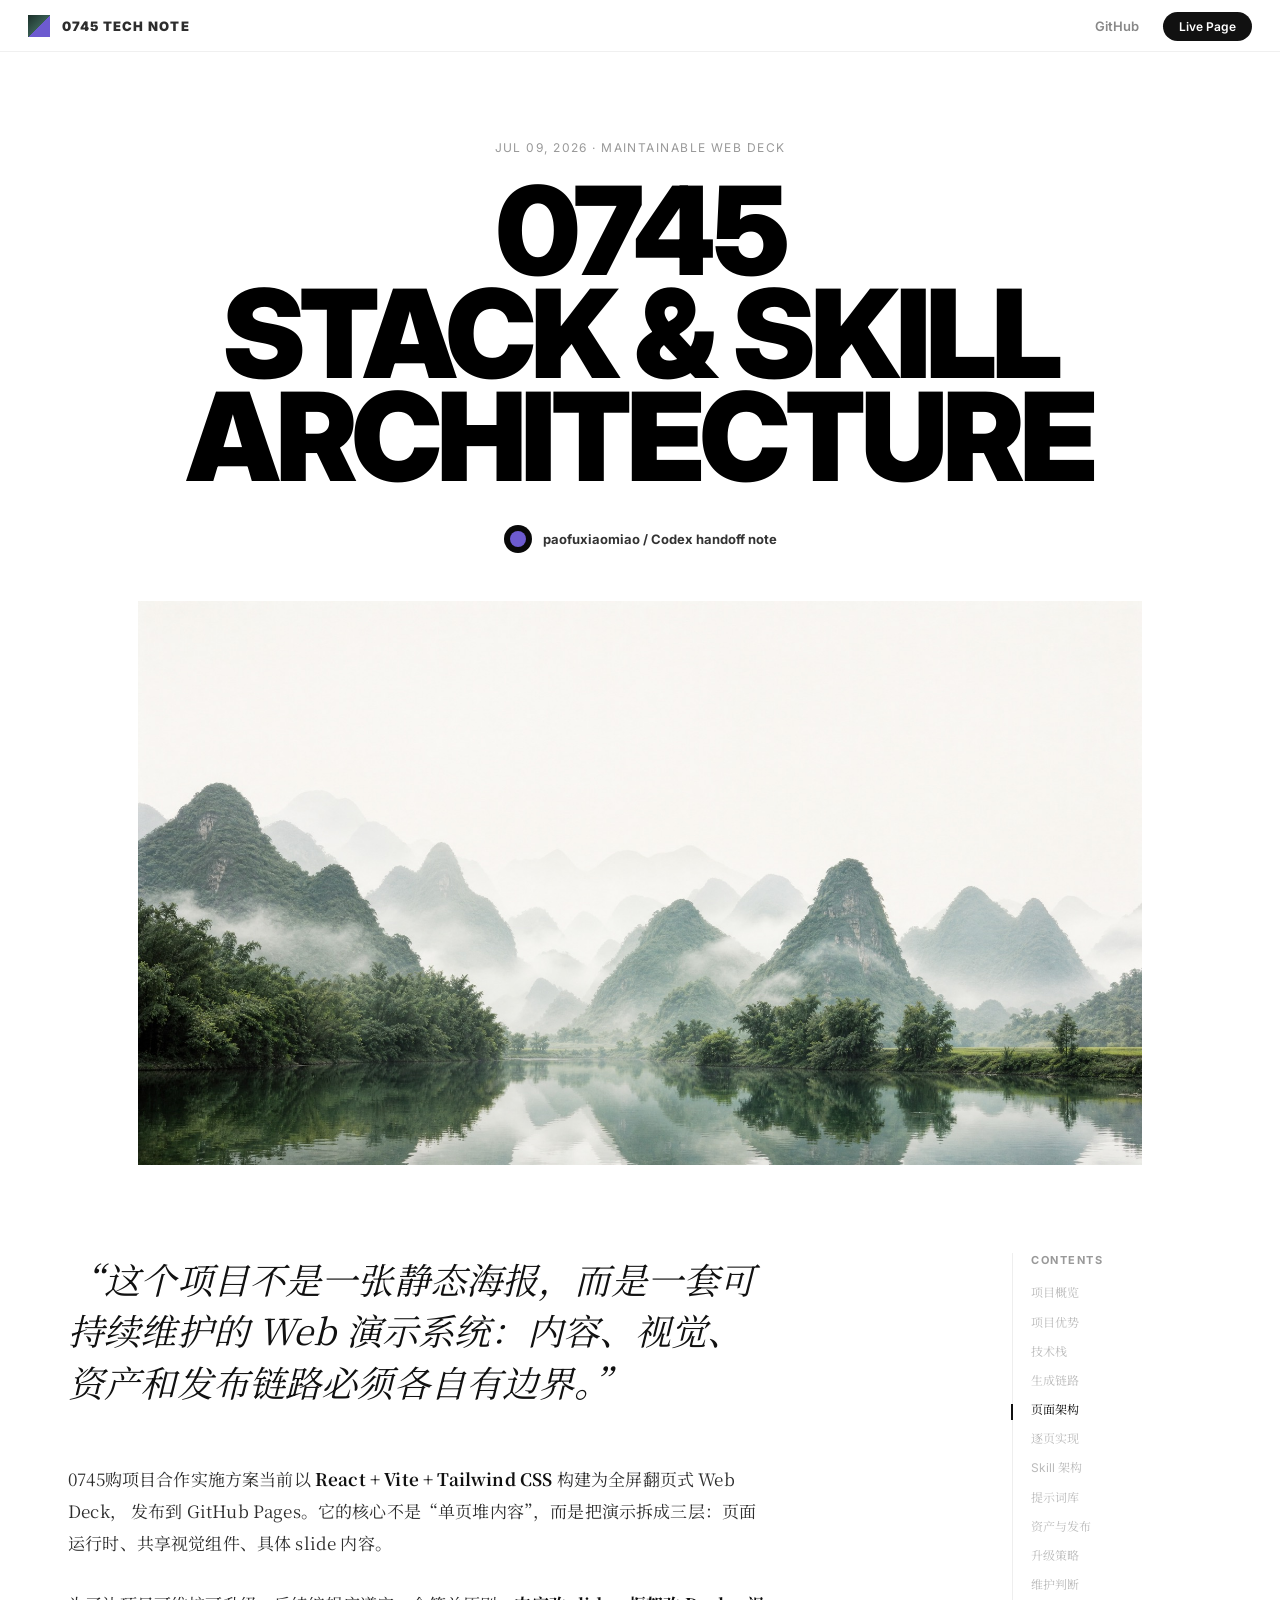
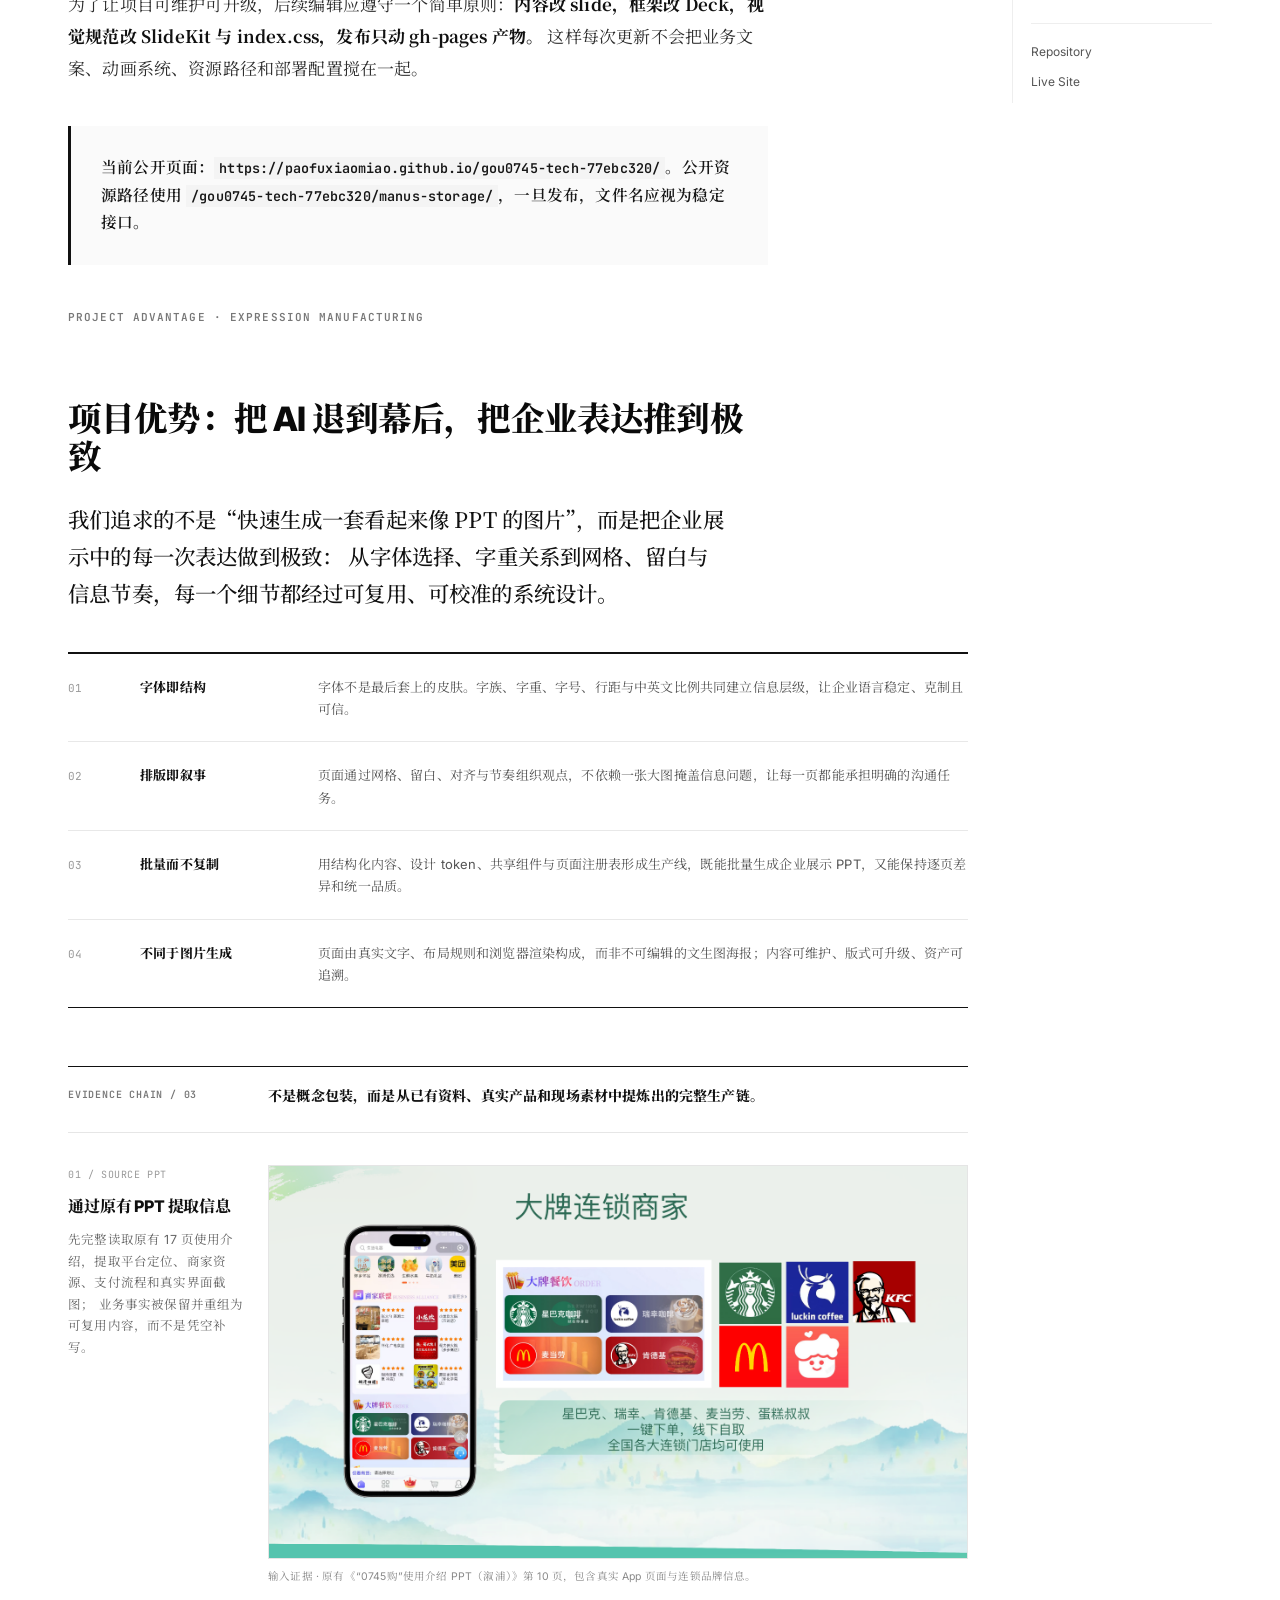
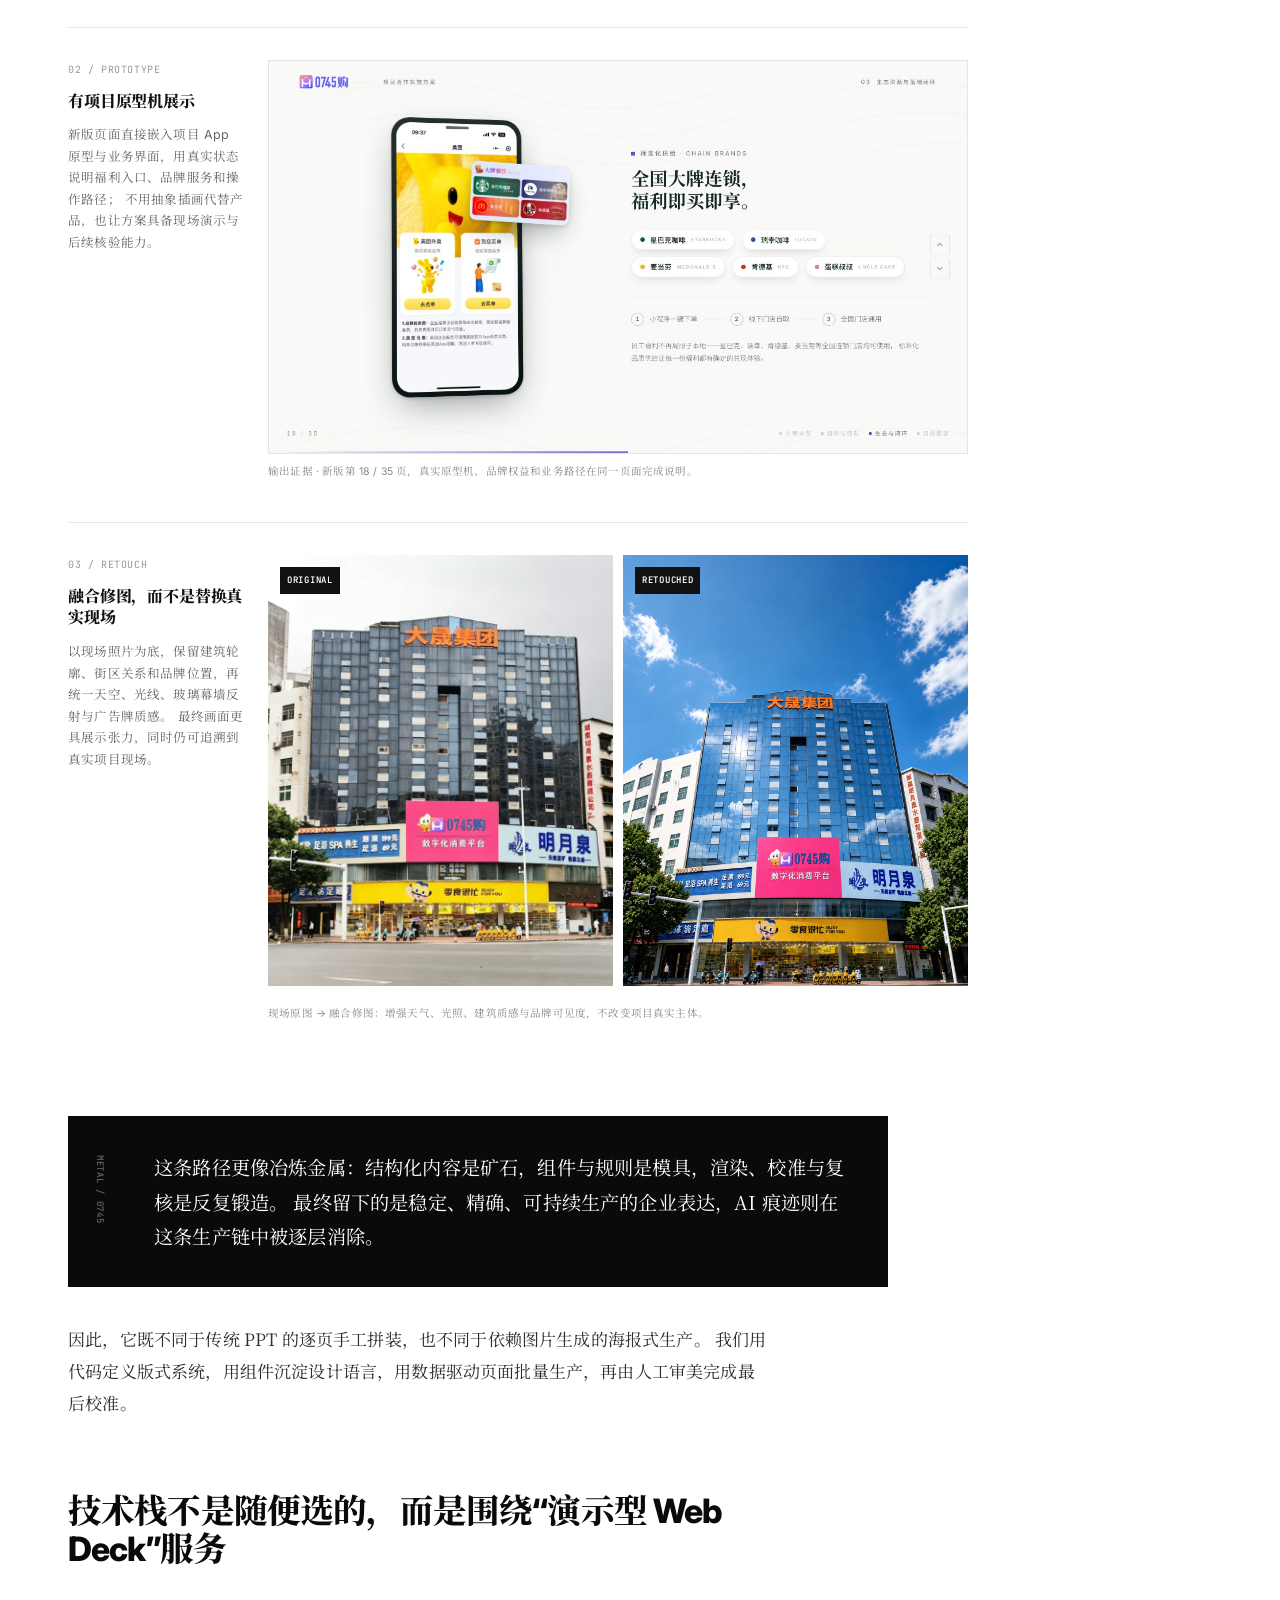
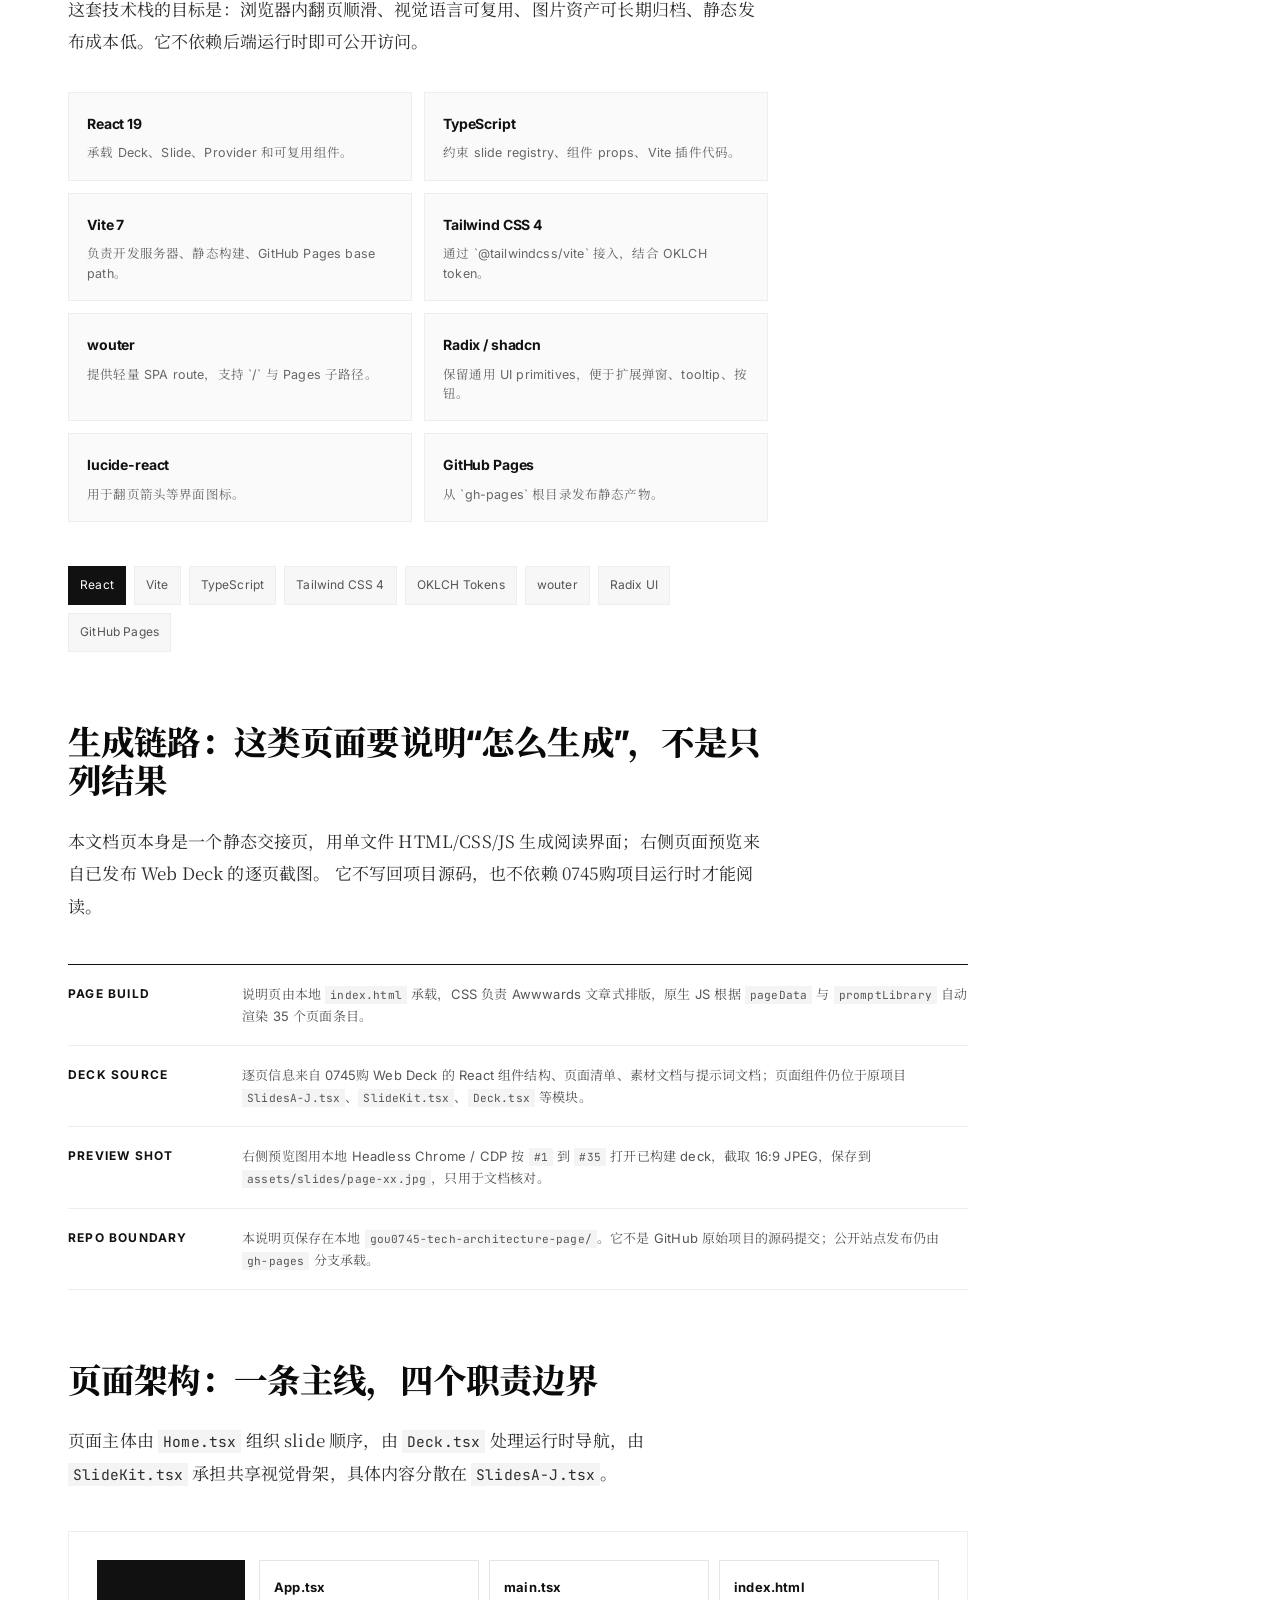
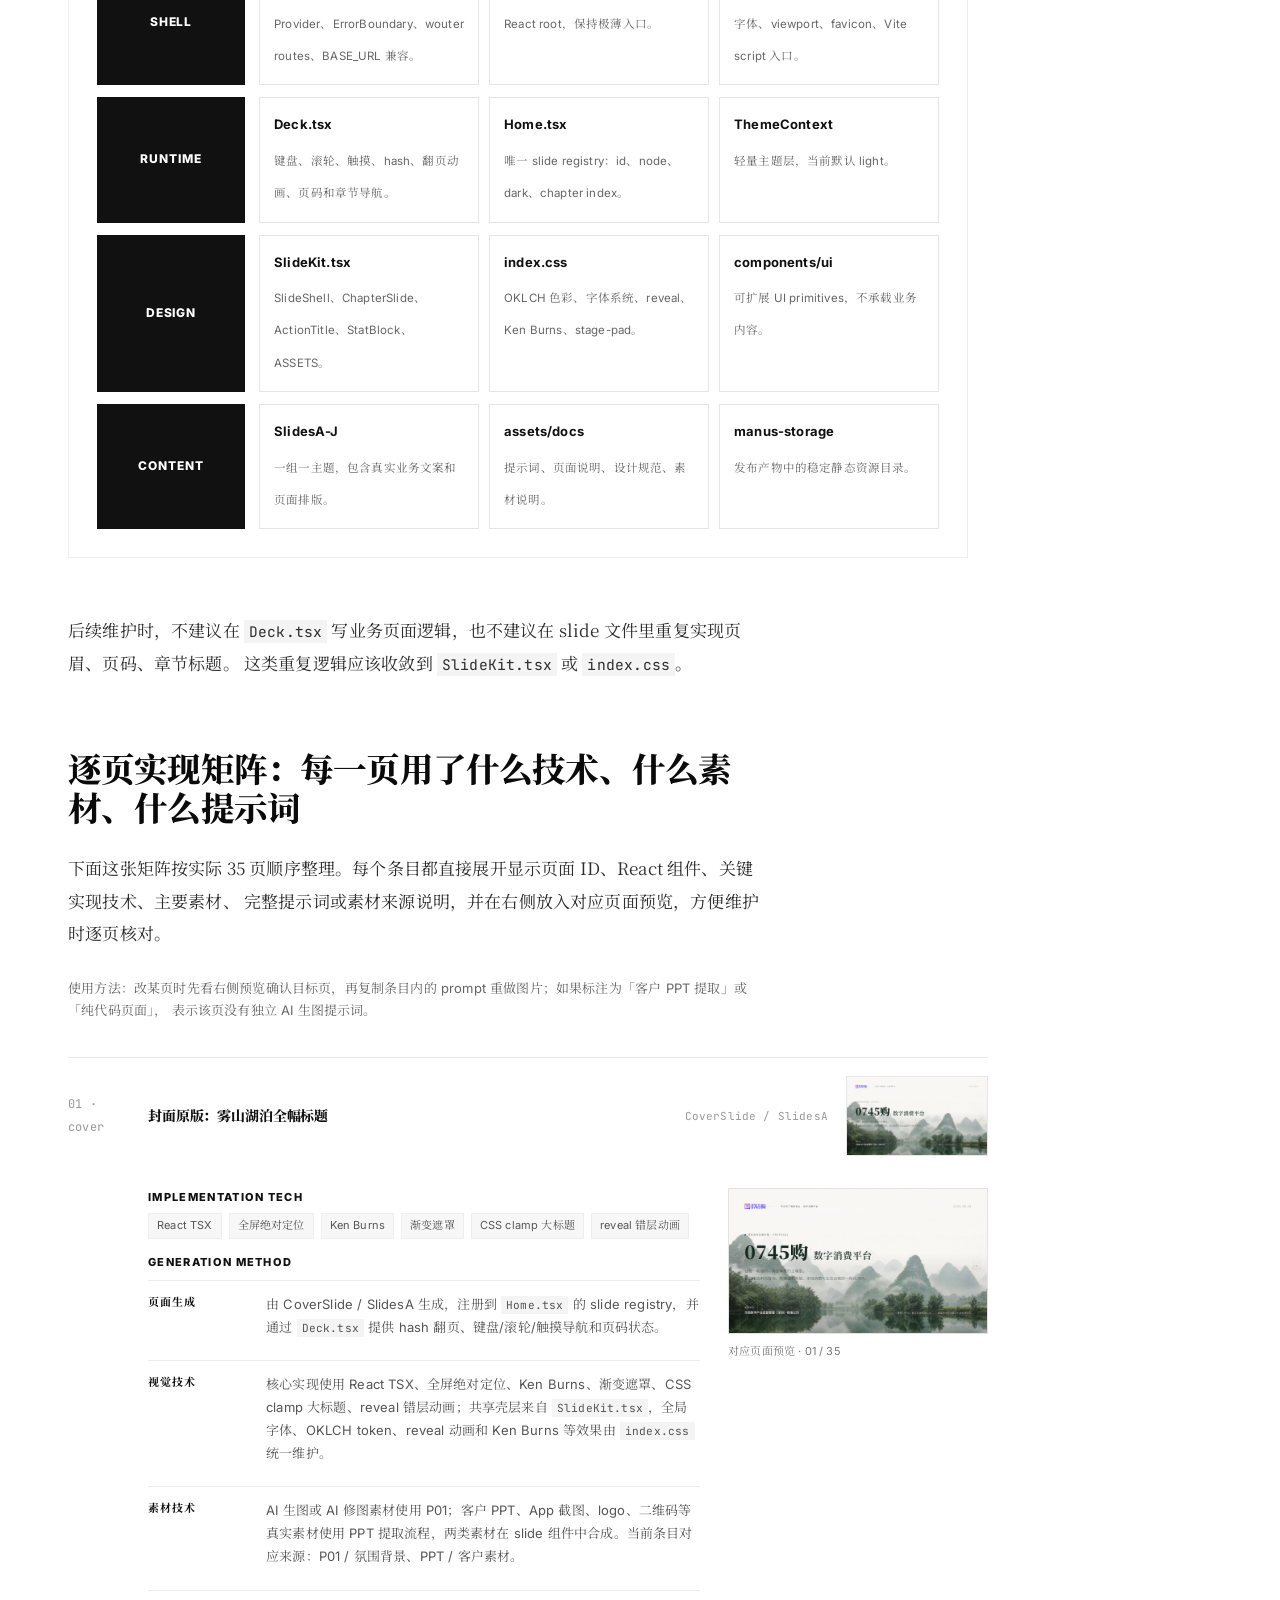
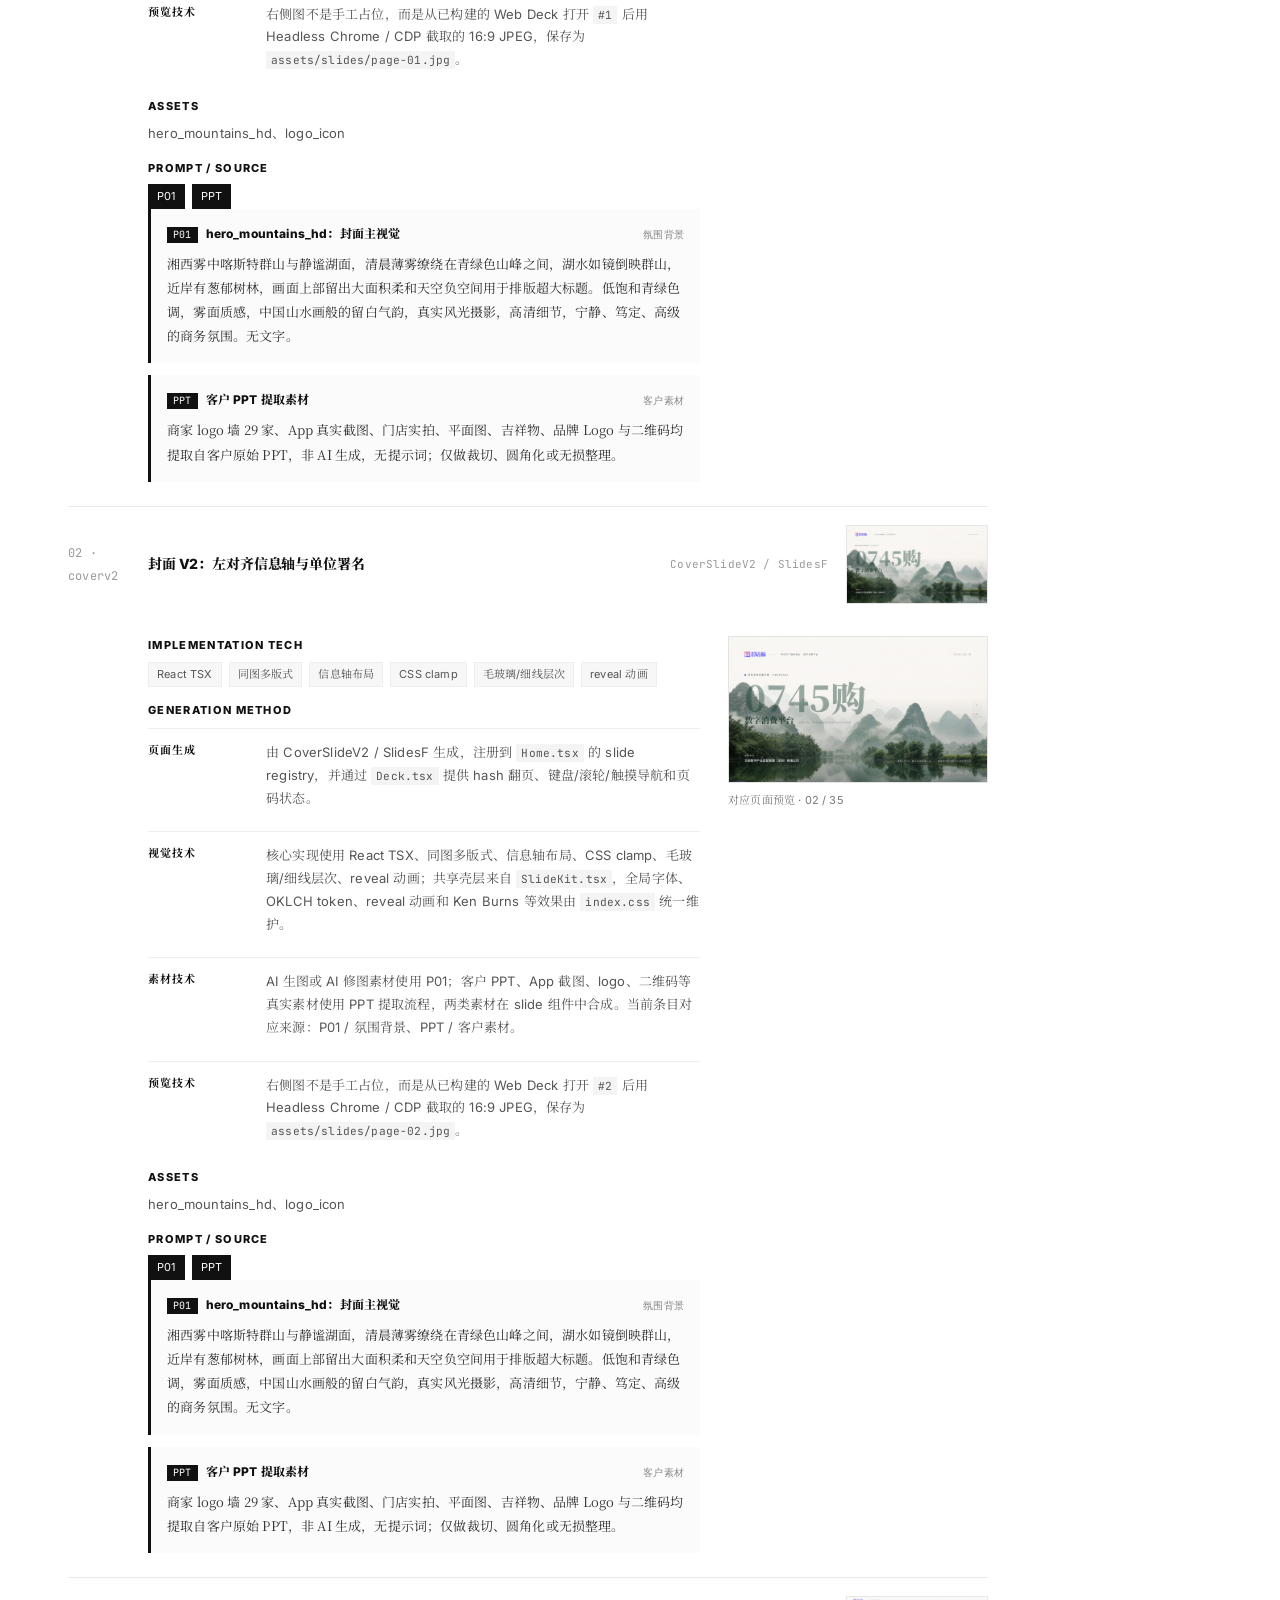
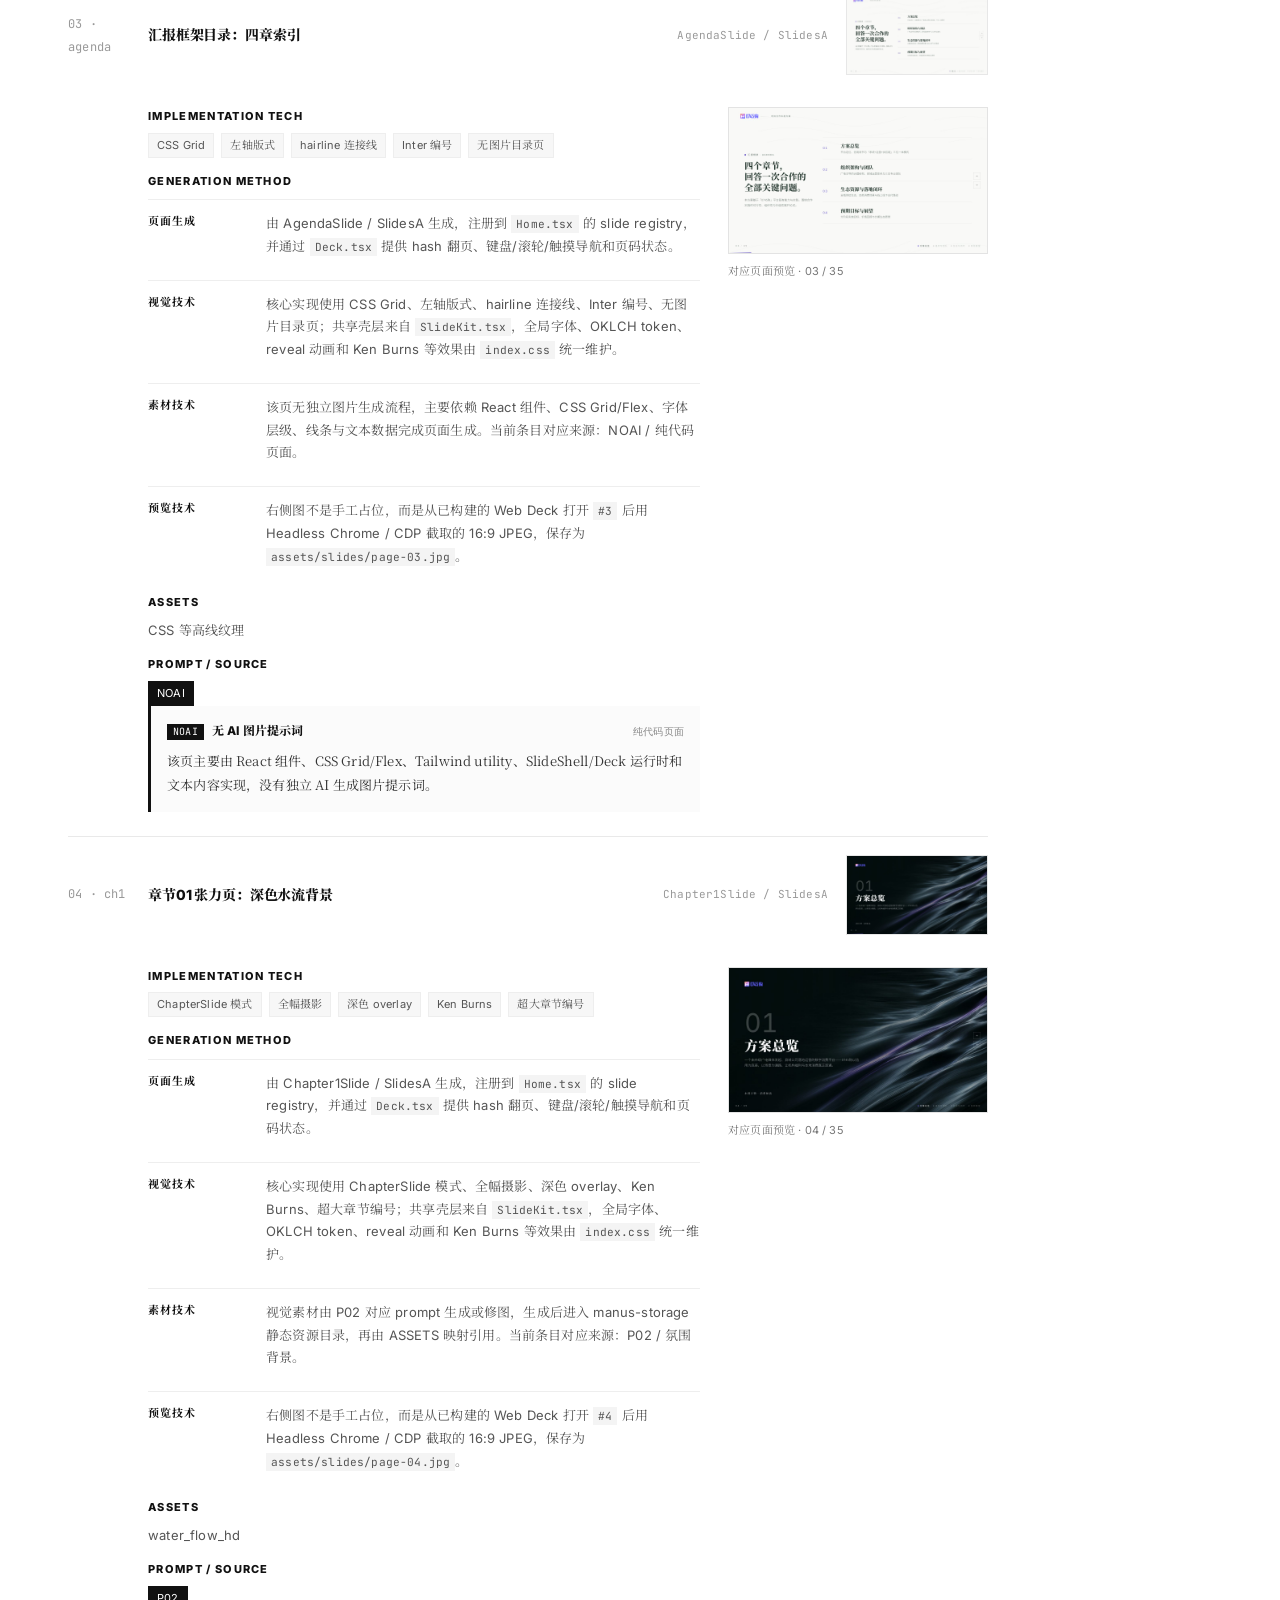
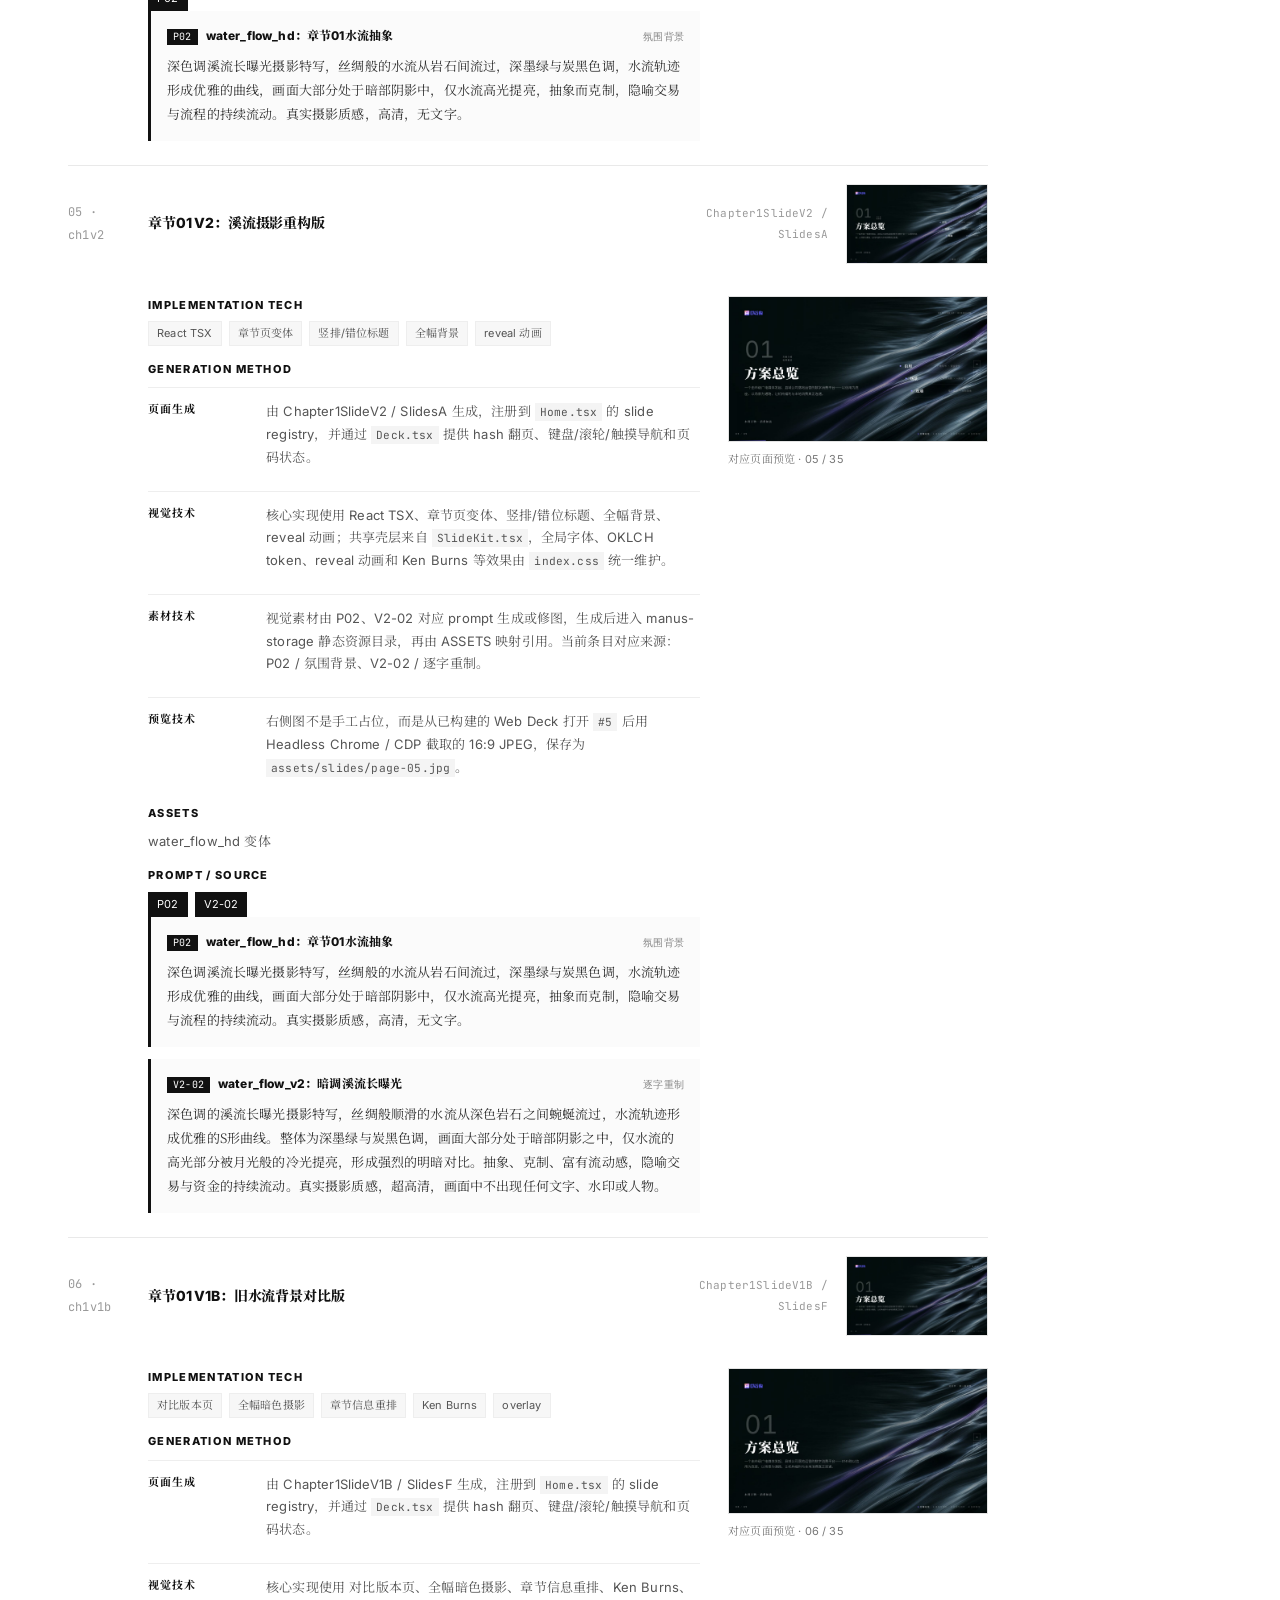
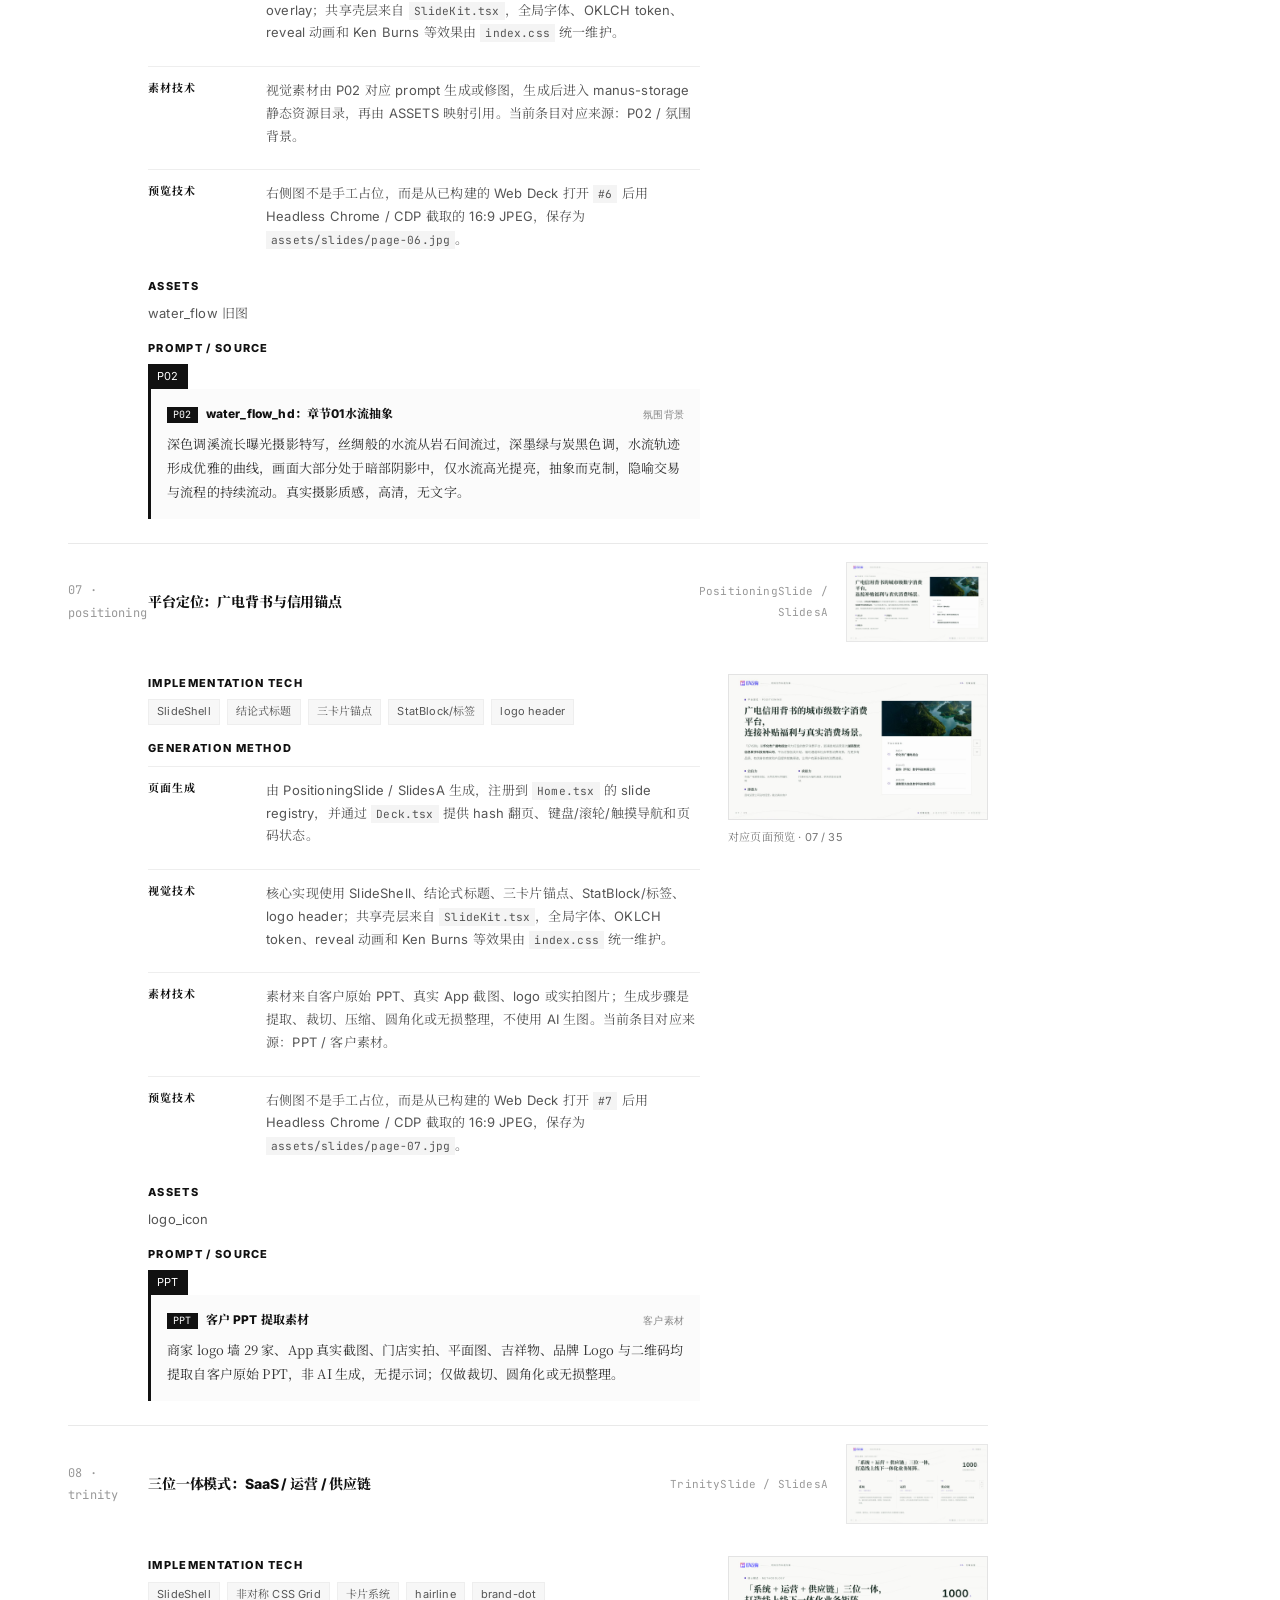
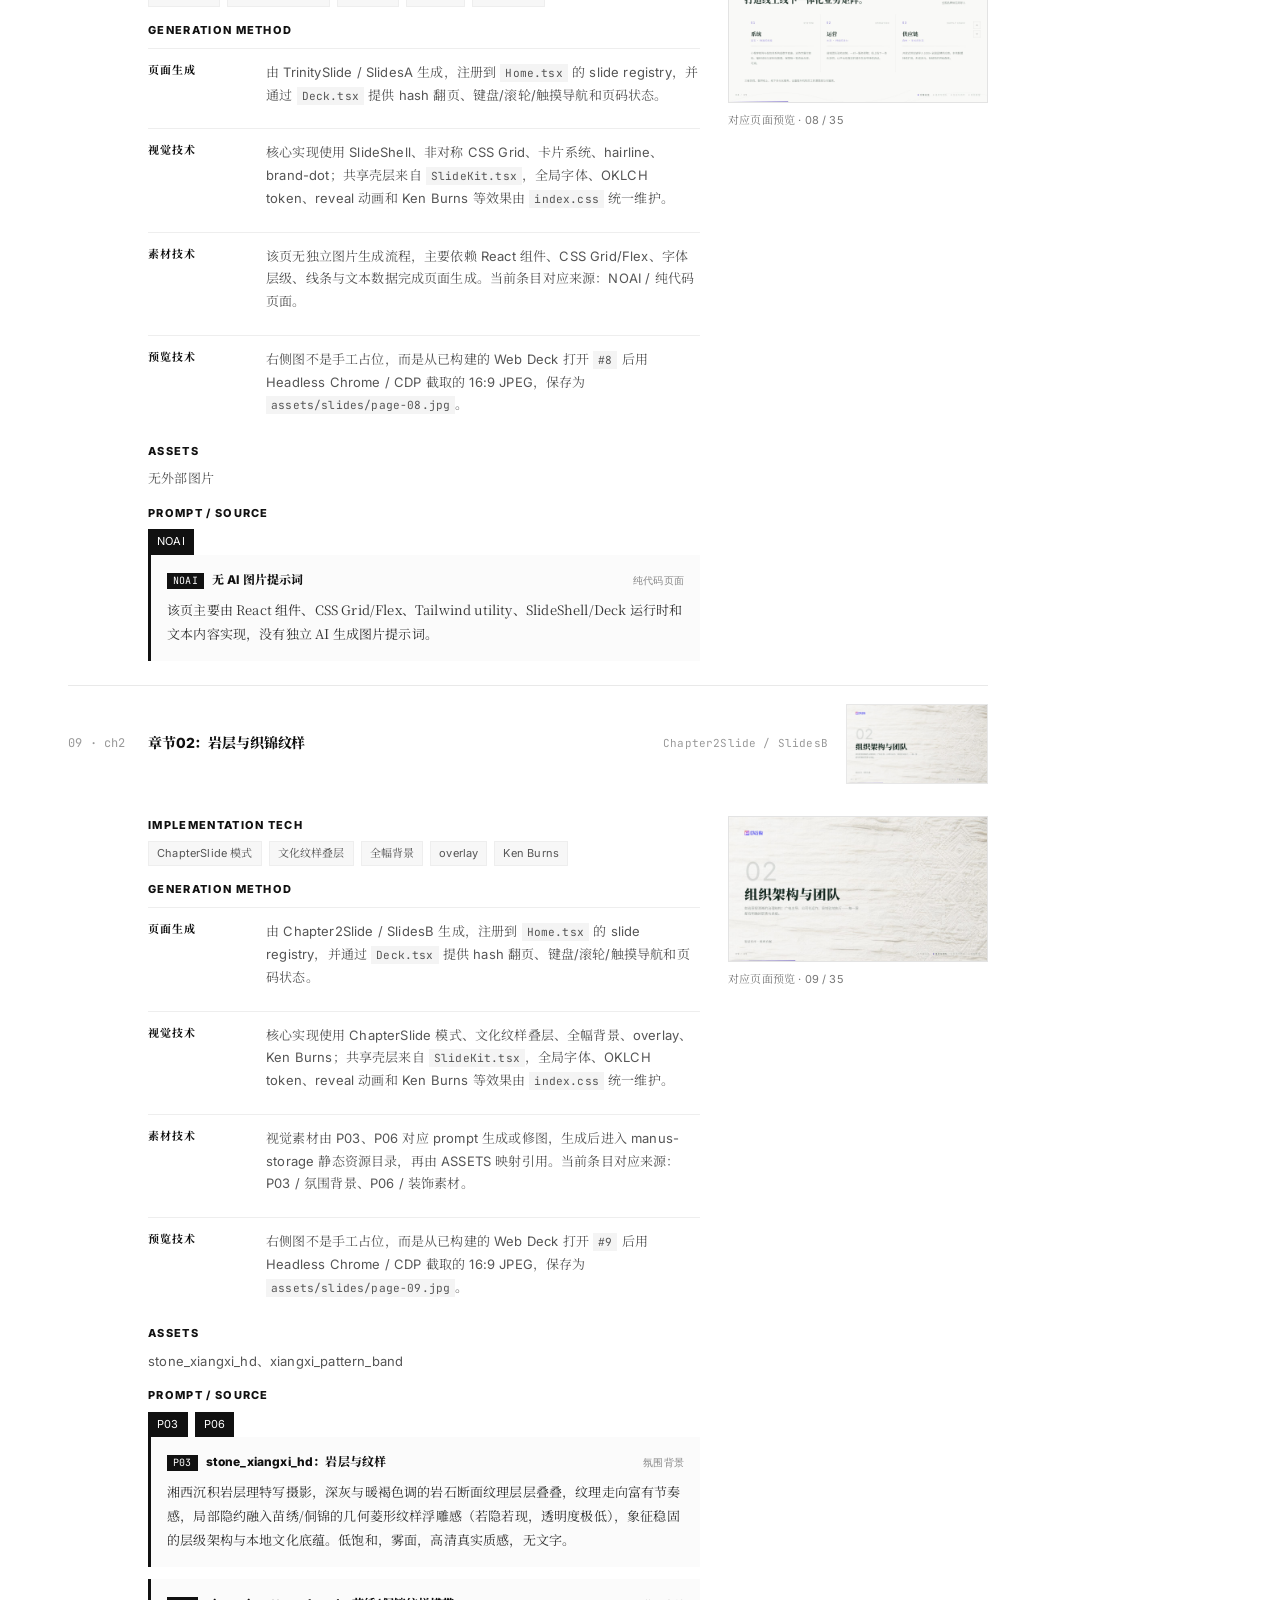
<file: tech-architecture/index.html>
<!doctype html>
<html lang="zh-CN">
  <head>
    <meta charset="UTF-8" />
    <meta name="viewport" content="width=device-width, initial-scale=1.0" />
    <title>0745购页面技术栈与Skill架构</title>
    <meta
      name="description"
      content="0745购项目合作实施方案页面的技术栈、前端架构、Skill资源结构、资产发布与升级维护说明。" />
    <link rel="preconnect" href="https://fonts.googleapis.com" />
    <link rel="preconnect" href="https://fonts.gstatic.com" crossorigin />
    <link
      href="https://fonts.googleapis.com/css2?family=Noto+Serif+SC:wght@400;500;600;700&family=Inter:wght@400;500;600;700;800;900&family=JetBrains+Mono:wght@400;500;600&display=swap"
      rel="stylesheet" />
    <style>
      :root {
        --bg: #ffffff;
        --ink: #090909;
        --body: #2d2d2d;
        --muted: #888;
        --faint: #bbb;
        --line: #eee;
        --soft: #f7f7f7;
        --soft-2: #fafafa;
        --dark: #0a0a0a;
        --violet: #6d5bd0;
        --pine: #1b2f29;
        --serif: "Noto Serif SC", Georgia, serif;
        --sans: "Inter", "Noto Serif SC", sans-serif;
        --mono: "JetBrains Mono", monospace;
      }

      * {
        box-sizing: border-box;
      }

      html {
        scroll-behavior: smooth;
      }

      body {
        margin: 0;
        background: var(--bg);
        color: var(--body);
        font-family: var(--serif);
        -webkit-font-smoothing: antialiased;
        text-rendering: optimizeLegibility;
      }

      a {
        color: inherit;
        text-decoration: none;
      }

      img {
        display: block;
        max-width: 100%;
      }

      ::selection {
        background: var(--ink);
        color: white;
      }

      .site-header {
        position: sticky;
        top: 0;
        z-index: 50;
        height: 52px;
        border-bottom: 1px solid #f0f0f0;
        background: rgb(255 255 255 / 0.98);
        backdrop-filter: blur(8px);
      }

      .nav-inner {
        height: 52px;
        max-width: 1400px;
        margin: 0 auto;
        padding: 0 28px;
        display: flex;
        align-items: center;
        justify-content: space-between;
      }

      .brand {
        display: flex;
        align-items: center;
        gap: 12px;
        font-family: var(--sans);
        font-size: 13px;
        font-weight: 900;
        letter-spacing: 0.08em;
        text-transform: uppercase;
      }

      .brand-mark {
        width: 22px;
        height: 22px;
        background:
          linear-gradient(135deg, var(--pine), #395f54 52%, var(--violet) 52%),
          var(--ink);
      }

      .nav-links {
        display: flex;
        align-items: center;
        gap: 24px;
        font-family: var(--sans);
        font-size: 13px;
        font-weight: 600;
      }

      .nav-links a:first-child {
        color: var(--muted);
      }

      .nav-links a:first-child:hover {
        color: var(--ink);
      }

      .pill-link {
        padding: 7px 16px;
        border-radius: 999px;
        background: #111;
        color: white;
        font-size: 12px;
      }

      .article-head {
        max-width: 1400px;
        margin: 0 auto;
        padding: 88px 28px 48px;
        text-align: center;
      }

      .date {
        margin: 0 0 24px;
        font-family: var(--sans);
        font-size: 12px;
        letter-spacing: 0.12em;
        color: #999;
        text-transform: uppercase;
      }

      h1 {
        margin: 0;
        color: #000;
        font-family: var(--sans);
        font-size: clamp(3.6rem, 9.6vw, 8.8rem);
        font-weight: 900;
        letter-spacing: -0.04em;
        line-height: 0.84;
        text-transform: uppercase;
      }

      .author {
        margin-top: 36px;
        display: flex;
        align-items: center;
        justify-content: center;
        gap: 11px;
        font-family: var(--sans);
        font-size: 13px;
        font-weight: 700;
        color: #333;
      }

      .avatar {
        width: 28px;
        height: 28px;
        border-radius: 50%;
        background: var(--ink);
        position: relative;
        overflow: hidden;
      }

      .avatar::after {
        content: "";
        position: absolute;
        inset: 6px;
        border-radius: inherit;
        background: var(--violet);
      }

      .hero {
        max-width: 1060px;
        margin: 0 auto 88px;
        padding: 0 28px;
      }

      .hero img {
        width: 100%;
        aspect-ratio: 16 / 9;
        object-fit: cover;
      }

      .content-wrap {
        max-width: 1200px;
        margin: 0 auto;
        padding: 0 28px 128px;
        display: grid;
        grid-template-columns: minmax(0, 1fr) 200px;
        gap: 80px;
      }

      .article-body {
        max-width: 700px;
        font-size: 1.0625rem;
        line-height: 1.9;
        letter-spacing: 0.01em;
      }

      .article-body p {
        margin: 0 0 1.75rem;
      }

      .article-body strong {
        font-weight: 700;
        color: #111;
      }

      .article-body h2 {
        margin: 4.5rem 0 1.5rem;
        color: #0a0a0a;
        font-family: var(--sans);
        font-size: clamp(1.65rem, 3vw, 2.1rem);
        font-weight: 800;
        letter-spacing: -0.025em;
        line-height: 1.15;
      }

      .article-body h3 {
        margin: 3rem 0 1rem;
        color: #111;
        font-family: var(--sans);
        font-size: 1.18rem;
        font-weight: 800;
        letter-spacing: -0.01em;
      }

      .article-body ul,
      .article-body ol {
        margin: 0 0 1.75rem;
        padding-left: 1.25rem;
      }

      .article-body ul {
        list-style-type: square;
      }

      .article-body li {
        margin-bottom: 0.65rem;
        padding-left: 0.25rem;
      }

      .pull-quote {
        margin: 0 0 56px;
        color: #111;
        font-size: clamp(1.55rem, 4vw, 2.25rem);
        font-style: italic;
        line-height: 1.42;
      }

      figure {
        margin: 56px 0 64px;
      }

      figcaption {
        margin-top: 12px;
        color: #999;
        font-family: var(--sans);
        font-size: 12px;
        line-height: 1.5;
      }

      .breakout {
        width: min(860px, calc(100vw - 56px));
      }

      .figure-grid {
        display: grid;
        grid-template-columns: 1.2fr 0.8fr;
        gap: 18px;
        align-items: stretch;
      }

      .figure-grid img {
        height: 100%;
        min-height: 320px;
        object-fit: cover;
      }

      .figure-grid img:nth-child(2) {
        object-position: top center;
        background: #f5f5f5;
      }

      .callout {
        margin: 42px 0;
        padding: 28px 30px;
        border-left: 3px solid #111;
        background: #fafafa;
        font-family: var(--sans);
        font-size: 0.98rem;
        font-weight: 600;
        line-height: 1.75;
        color: #171717;
      }

      .callout code {
        overflow-wrap: anywhere;
        word-break: break-word;
      }

      .advantage-kicker {
        margin: 0 0 14px;
        color: #777;
        font-family: var(--mono);
        font-size: 11px;
        font-weight: 600;
        letter-spacing: 0.1em;
        text-transform: uppercase;
      }

      .advantage-lede {
        max-width: 660px;
        color: #111;
        font-size: 1.34rem;
        font-weight: 500;
        line-height: 1.72;
      }

      .advantage-ledger {
        width: min(900px, calc(100vw - 56px));
        margin: 40px 0 46px;
        border-top: 2px solid #111;
        border-bottom: 1px solid #111;
        font-family: var(--sans);
      }

      .advantage-row {
        display: grid;
        grid-template-columns: 52px 158px minmax(0, 1fr);
        gap: 20px;
        align-items: baseline;
        padding: 21px 0;
        border-bottom: 1px solid #e8e8e8;
      }

      .advantage-row:last-child {
        border-bottom: 0;
      }

      .advantage-no {
        color: #999;
        font-family: var(--mono);
        font-size: 11px;
      }

      .advantage-row b {
        color: #111;
        font-size: 13px;
        font-weight: 800;
      }

      .advantage-row p {
        margin: 0;
        color: #555;
        font-size: 13px;
        line-height: 1.72;
      }

      .evidence-flow {
        width: min(900px, calc(100vw - 56px));
        margin: 58px 0 52px;
        border-top: 1px solid #111;
        font-family: var(--sans);
      }

      .evidence-heading {
        display: grid;
        grid-template-columns: 176px minmax(0, 1fr);
        gap: 24px;
        padding: 18px 0 24px;
      }

      .evidence-heading span {
        color: #777;
        font-family: var(--mono);
        font-size: 10px;
        font-weight: 600;
        letter-spacing: 0.08em;
        text-transform: uppercase;
      }

      .evidence-heading p {
        margin: 0;
        color: #111;
        font-size: 14px;
        font-weight: 800;
        line-height: 1.6;
      }

      .evidence-case {
        display: grid;
        grid-template-columns: 176px minmax(0, 1fr);
        gap: 24px;
        align-items: start;
        padding: 32px 0 42px;
        border-top: 1px solid #e6e6e6;
      }

      .evidence-index {
        display: block;
        margin-bottom: 12px;
        color: #999;
        font-family: var(--mono);
        font-size: 10px;
        letter-spacing: 0.06em;
        text-transform: uppercase;
      }

      .evidence-copy h3 {
        margin: 0 0 12px;
        font-size: 1rem;
        line-height: 1.35;
      }

      .evidence-copy p {
        margin: 0;
        color: #666;
        font-size: 12.5px;
        line-height: 1.72;
      }

      .evidence-media,
      .retouch-compare,
      .retouch-shot {
        margin: 0;
      }

      .evidence-media img {
        width: 100%;
        aspect-ratio: 16 / 9;
        border: 1px solid #e5e5e5;
        background: #f7f7f7;
        object-fit: cover;
      }

      .evidence-media figcaption,
      .retouch-compare > figcaption {
        margin-top: 10px;
        color: #888;
        font-family: var(--sans);
        font-size: 10.5px;
        line-height: 1.55;
      }

      .retouch-compare {
        display: grid;
        grid-template-columns: repeat(2, minmax(0, 1fr));
        gap: 10px;
      }

      .retouch-shot {
        position: relative;
        overflow: hidden;
        background: #eee;
      }

      .retouch-shot img {
        width: 100%;
        aspect-ratio: 4 / 5;
        object-fit: cover;
        object-position: center;
      }

      .retouch-shot.after img {
        object-position: center 58%;
      }

      .media-label {
        position: absolute;
        top: 12px;
        left: 12px;
        z-index: 1;
        padding: 5px 7px;
        background: #111;
        color: white;
        font-family: var(--mono);
        font-size: 9px;
        font-weight: 600;
        letter-spacing: 0.08em;
      }

      .retouch-compare > figcaption {
        grid-column: 1 / -1;
      }

      .refining-quote {
        position: relative;
        width: min(820px, calc(100vw - 56px));
        margin: 46px 0 36px;
        padding: 34px 34px 34px 86px;
        background: #0a0a0a;
        color: white;
        font-size: 1.2rem;
        font-style: normal;
        line-height: 1.78;
      }

      .refining-quote::before {
        content: "METAL / 0745";
        position: absolute;
        top: 39px;
        left: 24px;
        color: #777;
        font-family: var(--mono);
        font-size: 9px;
        letter-spacing: 0.08em;
        writing-mode: vertical-rl;
      }

      .stack-grid {
        margin: 34px 0 44px;
        display: grid;
        grid-template-columns: repeat(2, minmax(0, 1fr));
        gap: 12px;
      }

      .stack-card {
        border: 1px solid #eee;
        background: #fafafa;
        padding: 18px 18px 17px;
      }

      .stack-card b {
        display: block;
        margin-bottom: 6px;
        color: #111;
        font-family: var(--sans);
        font-size: 14px;
        letter-spacing: -0.01em;
      }

      .stack-card span {
        display: block;
        color: #666;
        font-family: var(--sans);
        font-size: 12.5px;
        line-height: 1.55;
      }

      .method-panel {
        margin: 42px 0 54px;
        width: min(900px, calc(100vw - 56px));
        border-top: 1px solid #111;
        border-bottom: 1px solid #eee;
        font-family: var(--sans);
      }

      .method-row {
        display: grid;
        grid-template-columns: 150px minmax(0, 1fr);
        gap: 24px;
        padding: 18px 0;
        border-bottom: 1px solid #eee;
      }

      .method-row:last-child {
        border-bottom: 0;
      }

      .method-row b {
        color: #111;
        font-size: 12px;
        letter-spacing: 0.1em;
        text-transform: uppercase;
      }

      .method-row span {
        color: #555;
        font-size: 13px;
        line-height: 1.7;
      }

      .dark-block {
        margin: 56px 0 64px;
        width: min(900px, calc(100vw - 56px));
        background: #0a0a0a;
        color: white;
        padding: 34px;
      }

      .dark-block h3 {
        margin: 0 0 24px;
        color: white;
      }

      .dark-grid {
        display: grid;
        grid-template-columns: repeat(3, minmax(0, 1fr));
        gap: 12px;
      }

      .dark-card {
        min-height: 138px;
        border: 1px solid #333;
        padding: 18px;
        font-family: var(--sans);
      }

      .dark-card .num {
        display: block;
        margin-bottom: 22px;
        color: #777;
        font-family: var(--mono);
        font-size: 11px;
      }

      .dark-card b {
        display: block;
        margin-bottom: 8px;
        font-size: 14px;
      }

      .dark-card p {
        margin: 0;
        color: #bbb;
        font-size: 12px;
        line-height: 1.6;
      }

      .arch-map {
        margin: 42px 0 56px;
        width: min(900px, calc(100vw - 56px));
        border: 1px solid #eee;
        background:
          linear-gradient(#fff, #fff),
          repeating-linear-gradient(90deg, #f4f4f4 0 1px, transparent 1px 64px);
        padding: 28px;
      }

      .map-row {
        display: grid;
        grid-template-columns: 148px 1fr;
        gap: 14px;
        align-items: stretch;
        margin-bottom: 12px;
      }

      .map-row:last-child {
        margin-bottom: 0;
      }

      .map-label {
        border: 1px solid #111;
        background: #111;
        color: white;
        display: flex;
        align-items: center;
        justify-content: center;
        font-family: var(--sans);
        font-size: 12px;
        font-weight: 800;
        letter-spacing: 0.08em;
        text-transform: uppercase;
      }

      .map-items {
        display: grid;
        grid-template-columns: repeat(3, minmax(0, 1fr));
        gap: 10px;
      }

      .map-item {
        min-height: 84px;
        border: 1px solid #e5e5e5;
        background: white;
        padding: 14px;
        font-family: var(--sans);
      }

      .map-item b {
        display: block;
        margin-bottom: 6px;
        color: #111;
        font-size: 13px;
      }

      .map-item span {
        color: #666;
        font-size: 11.5px;
        line-height: 1.45;
      }

      code {
        padding: 2px 5px;
        background: #f4f4f4;
        font-family: var(--mono);
        font-size: 0.86em;
      }

      .matrix-note {
        margin: 28px 0 26px;
        color: #666;
        font-family: var(--sans);
        font-size: 13px;
        line-height: 1.7;
      }

      .page-matrix,
      .prompt-library {
        width: min(920px, calc(100vw - 56px));
        margin: 36px 0 64px;
      }

      .page-card,
      .prompt-card {
        border-top: 1px solid #e9e9e9;
        font-family: var(--sans);
      }

      .page-card:last-child,
      .prompt-card:last-child {
        border-bottom: 1px solid #e9e9e9;
      }

      .page-card summary,
      .prompt-card summary {
        list-style: none;
        cursor: pointer;
        display: grid;
        grid-template-columns: 62px minmax(0, 1fr) 168px 142px;
        gap: 18px;
        align-items: center;
        padding: 18px 0;
      }

      .prompt-card summary {
        grid-template-columns: 92px minmax(0, 1fr) 118px;
        align-items: baseline;
      }

      .page-card summary::-webkit-details-marker,
      .prompt-card summary::-webkit-details-marker {
        display: none;
      }

      .page-no,
      .prompt-no {
        color: #999;
        font-family: var(--mono);
        font-size: 12px;
      }

      .page-title,
      .prompt-title {
        color: #111;
        font-size: 14px;
        font-weight: 800;
        letter-spacing: -0.01em;
      }

      .page-component,
      .prompt-kind {
        color: #999;
        font-family: var(--mono);
        font-size: 11px;
        text-align: right;
      }

      .page-summary-thumb {
        justify-self: end;
        width: 142px;
        aspect-ratio: 16 / 9;
        overflow: hidden;
        border: 1px solid #e7e7e7;
        background: #f6f6f6;
      }

      .page-summary-thumb img {
        width: 100%;
        height: 100%;
        object-fit: cover;
      }

      .page-detail,
      .prompt-detail {
        padding: 0 0 24px 80px;
        color: #555;
        font-size: 13px;
        line-height: 1.75;
      }

      .page-detail {
        display: grid;
        grid-template-columns: minmax(0, 1fr) 260px;
        gap: 28px;
        align-items: start;
      }

      .prompt-detail {
        padding-left: 110px;
      }

      .page-detail-main {
        min-width: 0;
      }

      .page-preview {
        position: sticky;
        top: 78px;
        margin: 14px 0 0;
      }

      .page-preview img {
        width: 100%;
        aspect-ratio: 16 / 9;
        object-fit: cover;
        border: 1px solid #e3e3e3;
        background: #f7f7f7;
      }

      .page-preview figcaption {
        margin-top: 9px;
        color: #777;
        font-size: 11px;
      }

      .detail-label {
        margin: 14px 0 6px;
        color: #111;
        font-size: 11px;
        font-weight: 800;
        letter-spacing: 0.12em;
        text-transform: uppercase;
      }

      .tech-list {
        display: flex;
        flex-wrap: wrap;
        gap: 7px;
      }

      .generation-note {
        display: grid;
        gap: 10px;
        margin-top: 8px;
      }

      .generation-step {
        display: grid;
        grid-template-columns: 104px minmax(0, 1fr);
        gap: 14px;
        padding: 12px 0;
        border-top: 1px solid #eee;
      }

      .generation-step b {
        color: #111;
        font-family: var(--sans);
        font-size: 11px;
        letter-spacing: 0.08em;
        text-transform: uppercase;
      }

      .generation-step span {
        color: #555;
        font-size: 13px;
        line-height: 1.75;
      }

      .tech-pill,
      .prompt-chip {
        display: inline-flex;
        align-items: center;
        border: 1px solid #eee;
        background: #f7f7f7;
        padding: 5px 8px;
        color: #555;
        font-family: var(--sans);
        font-size: 11px;
        line-height: 1.2;
      }

      .prompt-chip {
        background: #111;
        color: white;
        border-color: #111;
      }

      .inline-prompts {
        display: grid;
        gap: 12px;
      }

      .inline-prompt {
        background: #fbfbfb;
        border-left: 3px solid #111;
        padding: 14px 16px 15px;
      }

      .inline-prompt-head {
        display: flex;
        align-items: baseline;
        gap: 8px;
        margin-bottom: 8px;
        color: #111;
        font-family: var(--sans);
      }

      .inline-prompt-no {
        flex: 0 0 auto;
        padding: 3px 6px;
        background: #111;
        color: white;
        font-family: var(--mono);
        font-size: 10px;
        line-height: 1;
      }

      .inline-prompt-title {
        font-size: 12px;
        font-weight: 800;
      }

      .inline-prompt-kind {
        margin-left: auto;
        color: #888;
        font-family: var(--mono);
        font-size: 10px;
      }

      .inline-prompt-text {
        color: #333;
        font-family: var(--serif);
        font-size: 13px;
        line-height: 1.85;
      }

      .prompt-text {
        margin: 10px 0 0;
        padding: 16px 18px;
        background: #fafafa;
        border-left: 3px solid #111;
        color: #333;
        font-family: var(--serif);
        font-size: 14px;
        line-height: 1.85;
      }

      pre {
        overflow-x: auto;
        margin: 32px 0 42px;
        padding: 24px;
        background: #0a0a0a;
        color: #e8e8e8;
        font-family: var(--mono);
        font-size: 12px;
        line-height: 1.7;
      }

      .tag-cloud {
        margin: 28px 0 44px;
        display: flex;
        flex-wrap: wrap;
        gap: 8px;
        font-family: var(--sans);
      }

      .tag {
        border: 1px solid #eee;
        background: #f7f7f7;
        padding: 7px 11px;
        color: #555;
        font-size: 12px;
      }

      .tag.dark {
        background: #111;
        color: white;
        border-color: #111;
      }

      .toc {
        position: sticky;
        top: 82px;
        align-self: start;
        padding-left: 18px;
        border-left: 1px solid #eee;
        font-family: var(--sans);
      }

      .toc-title {
        margin-bottom: 18px;
        color: #999;
        font-size: 11px;
        font-weight: 700;
        letter-spacing: 0.14em;
        text-transform: uppercase;
      }

      .toc a {
        position: relative;
        display: block;
        margin: 0 0 13px;
        color: #bbb;
        font-size: 12px;
        line-height: 1.35;
        transition: color 0.2s ease;
      }

      .toc a.active,
      .toc a:hover {
        color: #111;
      }

      .toc a.active::before {
        content: "";
        position: absolute;
        left: -20px;
        top: 2px;
        width: 2px;
        height: 16px;
        background: #111;
      }

      .toc-links {
        margin-top: 30px;
        padding-top: 20px;
        border-top: 1px solid #eee;
      }

      .toc-links a {
        color: #555;
      }

      .footer-note {
        margin-top: 96px;
        padding-top: 28px;
        border-top: 1px solid #eee;
        font-family: var(--sans);
        color: #777;
        font-size: 13px;
        line-height: 1.75;
      }

      @media (max-width: 960px) {
        .content-wrap {
          display: block;
        }

        .toc {
          display: none;
        }

        .article-body {
          margin: 0 auto;
        }

        .breakout,
        .dark-block,
        .arch-map,
        .method-panel,
        .advantage-ledger,
        .evidence-flow,
        .refining-quote {
          width: 100%;
        }

        .page-matrix,
        .prompt-library {
          width: 100%;
        }

        .page-card summary {
          grid-template-columns: 56px minmax(0, 1fr) 142px;
        }

        .page-summary-thumb {
          display: none;
        }

        .page-detail {
          grid-template-columns: 1fr;
          padding-left: 0;
        }

        .page-preview {
          position: static;
          max-width: 420px;
          margin-top: 10px;
        }
      }

      @media (max-width: 720px) {
        h1 {
          font-size: 2.7rem;
          letter-spacing: 0;
          line-height: 0.92;
        }

        .nav-inner,
        .article-head,
        .hero,
        .content-wrap {
          padding-left: 20px;
          padding-right: 20px;
        }

        .nav-links {
          gap: 12px;
        }

        .nav-links a:first-child {
          display: none;
        }

        .article-head {
          padding-top: 58px;
        }

        .hero {
          margin-bottom: 62px;
        }

        .figure-grid,
        .stack-grid,
        .dark-grid,
        .map-row,
        .map-items,
        .method-row,
        .generation-step {
          grid-template-columns: 1fr;
        }

        .figure-grid img {
          min-height: 220px;
        }

        .dark-block,
        .arch-map {
          padding: 24px 20px;
        }

        .page-card summary,
        .prompt-card summary {
          grid-template-columns: 1fr;
          gap: 7px;
        }

        .page-component,
        .prompt-kind {
          text-align: left;
        }

        .prompt-detail {
          padding-left: 0;
        }

        .inline-prompt-head {
          display: grid;
          grid-template-columns: max-content minmax(0, 1fr);
        }

        .inline-prompt-kind {
          grid-column: 2;
          margin-left: 0;
        }

        .advantage-lede {
          font-size: 1.16rem;
        }

        .advantage-row {
          grid-template-columns: 38px minmax(0, 1fr);
          gap: 8px 14px;
        }

        .advantage-row p {
          grid-column: 2;
        }

        .evidence-heading,
        .evidence-case {
          grid-template-columns: 1fr;
          gap: 14px;
        }

        .evidence-heading {
          padding-bottom: 20px;
        }

        .evidence-case {
          padding: 26px 0 36px;
        }

        .evidence-copy p {
          font-size: 13px;
        }

        .refining-quote {
          padding: 28px 24px;
          font-size: 1.05rem;
        }

        .refining-quote::before {
          display: none;
        }
      }
    </style>
  </head>
  <body>
    <header class="site-header">
      <div class="nav-inner">
        <a class="brand" href="#">
          <span class="brand-mark" aria-hidden="true"></span>
          <span>0745 Tech Note</span>
        </a>
        <nav class="nav-links" aria-label="外部链接">
          <a href="https://github.com/paofuxiaomiao/gou0745-proposal" target="_blank" rel="noreferrer">GitHub</a>
          <a class="pill-link" href="https://paofuxiaomiao.github.io/gou0745-tech-77ebc320/" target="_blank" rel="noreferrer">Live Page</a>
        </nav>
      </div>
    </header>

    <main>
      <section class="article-head">
        <p class="date">Jul 09, 2026 · Maintainable Web Deck</p>
        <h1>0745<br />Stack & Skill<br />Architecture</h1>
        <div class="author">
          <span class="avatar" aria-hidden="true"></span>
          <span>paofuxiaomiao / Codex handoff note</span>
        </div>
      </section>

      <figure class="hero">
        <img src="assets/hero_mountains.jpg" alt="0745购项目页面山水风格封面视觉" fetchpriority="high" decoding="async" />
      </figure>

      <div class="content-wrap">
        <article class="article-body">
          <blockquote class="pull-quote">
            “这个项目不是一张静态海报，而是一套可持续维护的 Web 演示系统：内容、视觉、资产和发布链路必须各自有边界。”
          </blockquote>

          <section id="overview">
            <p>
              0745购项目合作实施方案当前以 <strong>React + Vite + Tailwind CSS</strong> 构建为全屏翻页式 Web Deck，
              发布到 GitHub Pages。它的核心不是“单页堆内容”，而是把演示拆成三层：页面运行时、共享视觉组件、具体 slide 内容。
            </p>
            <p>
              为了让项目可维护可升级，后续编辑应遵守一个简单原则：<strong>内容改 slide，框架改 Deck，视觉规范改 SlideKit 与 index.css，发布只动 gh-pages 产物。</strong>
              这样每次更新不会把业务文案、动画系统、资源路径和部署配置搅在一起。
            </p>

            <div class="callout">
              当前公开页面：<code>https://paofuxiaomiao.github.io/gou0745-tech-77ebc320/</code>。公开资源路径使用
              <code>/gou0745-tech-77ebc320/manus-storage/</code>，一旦发布，文件名应视为稳定接口。
            </div>
          </section>

          <section id="advantages">
            <p class="advantage-kicker">Project Advantage · Expression Manufacturing</p>
            <h2>项目优势：把 AI 退到幕后，把企业表达推到极致</h2>
            <p class="advantage-lede">
              我们追求的不是“快速生成一套看起来像 PPT 的图片”，而是把企业展示中的每一次表达做到极致：
              从字体选择、字重关系到网格、留白与信息节奏，每一个细节都经过可复用、可校准的系统设计。
            </p>

            <div class="advantage-ledger" aria-label="项目优势生产逻辑">
              <div class="advantage-row">
                <span class="advantage-no">01</span>
                <b>字体即结构</b>
                <p>字体不是最后套上的皮肤。字族、字重、字号、行距与中英文比例共同建立信息层级，让企业语言稳定、克制且可信。</p>
              </div>
              <div class="advantage-row">
                <span class="advantage-no">02</span>
                <b>排版即叙事</b>
                <p>页面通过网格、留白、对齐与节奏组织观点，不依赖一张大图掩盖信息问题，让每一页都能承担明确的沟通任务。</p>
              </div>
              <div class="advantage-row">
                <span class="advantage-no">03</span>
                <b>批量而不复制</b>
                <p>用结构化内容、设计 token、共享组件与页面注册表形成生产线，既能批量生成企业展示 PPT，又能保持逐页差异和统一品质。</p>
              </div>
              <div class="advantage-row">
                <span class="advantage-no">04</span>
                <b>不同于图片生成</b>
                <p>页面由真实文字、布局规则和浏览器渲染构成，而非不可编辑的文生图海报；内容可维护、版式可升级、资产可追溯。</p>
              </div>
            </div>

            <div class="evidence-flow" aria-label="项目优势证据链">
              <div class="evidence-heading">
                <span>Evidence Chain / 03</span>
                <p>不是概念包装，而是从已有资料、真实产品和现场素材中提炼出的完整生产链。</p>
              </div>

              <div class="evidence-case">
                <div class="evidence-copy">
                  <span class="evidence-index">01 / Source PPT</span>
                  <h3>通过原有 PPT 提取信息</h3>
                  <p>
                    先完整读取原有 17 页使用介绍，提取平台定位、商家资源、支付流程和真实界面截图；
                    业务事实被保留并重组为可复用内容，而不是凭空补写。
                  </p>
                </div>
                <figure class="evidence-media">
                  <img
                    src="assets/advantages/source-ppt-chain-brands.png"
                    alt="原有0745购使用介绍PPT中的大牌连锁商家页面"
                    loading="lazy"
                    decoding="async" />
                  <figcaption>输入证据 · 原有《“0745购”使用介绍 PPT（溆浦）》第 10 页，包含真实 App 页面与连锁品牌信息。</figcaption>
                </figure>
              </div>

              <div class="evidence-case">
                <div class="evidence-copy">
                  <span class="evidence-index">02 / Prototype</span>
                  <h3>有项目原型机展示</h3>
                  <p>
                    新版页面直接嵌入项目 App 原型与业务界面，用真实状态说明福利入口、品牌服务和操作路径；
                    不用抽象插画代替产品，也让方案具备现场演示与后续核验能力。
                  </p>
                </div>
                <figure class="evidence-media">
                  <img
                    src="assets/slides/page-18.jpg"
                    alt="0745购项目新版PPT中的App原型机与全国连锁品牌展示"
                    loading="lazy"
                    decoding="async" />
                  <figcaption>输出证据 · 新版第 18 / 35 页，真实原型机、品牌权益和业务路径在同一页面完成说明。</figcaption>
                </figure>
              </div>

              <div class="evidence-case">
                <div class="evidence-copy">
                  <span class="evidence-index">03 / Retouch</span>
                  <h3>融合修图，而不是替换真实现场</h3>
                  <p>
                    以现场照片为底，保留建筑轮廓、街区关系和品牌位置，再统一天空、光线、玻璃幕墙反射与广告牌质感。
                    最终画面更具展示张力，同时仍可追溯到真实项目现场。
                  </p>
                </div>
                <figure class="retouch-compare">
                  <div class="retouch-shot">
                    <span class="media-label">ORIGINAL</span>
                    <img
                      src="assets/advantages/retouch-before.jpg"
                      alt="大晟集团建筑与0745购广告牌现场原图"
                      loading="lazy"
                      decoding="async" />
                  </div>
                  <div class="retouch-shot after">
                    <span class="media-label">RETOUCHED</span>
                    <img
                      src="assets/advantages/retouch-after.jpg"
                      alt="融合修图后的大晟集团建筑与0745购广告牌展示图"
                      loading="lazy"
                      decoding="async" />
                  </div>
                  <figcaption>现场原图 → 融合修图：增强天气、光照、建筑质感与品牌可见度，不改变项目真实主体。</figcaption>
                </figure>
              </div>
            </div>

            <blockquote class="refining-quote">
              这条路径更像冶炼金属：结构化内容是矿石，组件与规则是模具，渲染、校准与复核是反复锻造。
              最终留下的是稳定、精确、可持续生产的企业表达，AI 痕迹则在这条生产链中被逐层消除。
            </blockquote>

            <p>
              因此，它既不同于传统 PPT 的逐页手工拼装，也不同于依赖图片生成的海报式生产。
              我们用代码定义版式系统，用组件沉淀设计语言，用数据驱动页面批量生产，再由人工审美完成最后校准。
            </p>
          </section>

          <section id="tech-stack">
            <h2>技术栈不是随便选的，而是围绕“演示型 Web Deck”服务</h2>
            <p>
              这套技术栈的目标是：浏览器内翻页顺滑、视觉语言可复用、图片资产可长期归档、静态发布成本低。它不依赖后端运行时即可公开访问。
            </p>

            <div class="stack-grid">
              <div class="stack-card"><b>React 19</b><span>承载 Deck、Slide、Provider 和可复用组件。</span></div>
              <div class="stack-card"><b>TypeScript</b><span>约束 slide registry、组件 props、Vite 插件代码。</span></div>
              <div class="stack-card"><b>Vite 7</b><span>负责开发服务器、静态构建、GitHub Pages base path。</span></div>
              <div class="stack-card"><b>Tailwind CSS 4</b><span>通过 `@tailwindcss/vite` 接入，结合 OKLCH token。</span></div>
              <div class="stack-card"><b>wouter</b><span>提供轻量 SPA route，支持 `/` 与 Pages 子路径。</span></div>
              <div class="stack-card"><b>Radix / shadcn</b><span>保留通用 UI primitives，便于扩展弹窗、tooltip、按钮。</span></div>
              <div class="stack-card"><b>lucide-react</b><span>用于翻页箭头等界面图标。</span></div>
              <div class="stack-card"><b>GitHub Pages</b><span>从 `gh-pages` 根目录发布静态产物。</span></div>
            </div>

            <div class="tag-cloud">
              <span class="tag dark">React</span>
              <span class="tag">Vite</span>
              <span class="tag">TypeScript</span>
              <span class="tag">Tailwind CSS 4</span>
              <span class="tag">OKLCH Tokens</span>
              <span class="tag">wouter</span>
              <span class="tag">Radix UI</span>
              <span class="tag">GitHub Pages</span>
            </div>
          </section>

          <section id="generation-method">
            <h2>生成链路：这类页面要说明“怎么生成”，不是只列结果</h2>
            <p>
              本文档页本身是一个静态交接页，用单文件 HTML/CSS/JS 生成阅读界面；右侧页面预览来自已发布 Web Deck 的逐页截图。
              它不写回项目源码，也不依赖 0745购项目运行时才能阅读。
            </p>

            <div class="method-panel">
              <div class="method-row">
                <b>Page Build</b>
                <span>说明页由本地 <code>index.html</code> 承载，CSS 负责 Awwwards 文章式排版，原生 JS 根据 <code>pageData</code> 与 <code>promptLibrary</code> 自动渲染 35 个页面条目。</span>
              </div>
              <div class="method-row">
                <b>Deck Source</b>
                <span>逐页信息来自 0745购 Web Deck 的 React 组件结构、页面清单、素材文档与提示词文档；页面组件仍位于原项目 <code>SlidesA-J.tsx</code>、<code>SlideKit.tsx</code>、<code>Deck.tsx</code> 等模块。</span>
              </div>
              <div class="method-row">
                <b>Preview Shot</b>
                <span>右侧预览图用本地 Headless Chrome / CDP 按 <code>#1</code> 到 <code>#35</code> 打开已构建 deck，截取 16:9 JPEG，保存到 <code>assets/slides/page-xx.jpg</code>，只用于文档核对。</span>
              </div>
              <div class="method-row">
                <b>Repo Boundary</b>
                <span>本说明页保存在本地 <code>gou0745-tech-architecture-page/</code>。它不是 GitHub 原始项目的源码提交；公开站点发布仍由 <code>gh-pages</code> 分支承载。</span>
              </div>
            </div>
          </section>

          <section id="page-architecture">
            <h2>页面架构：一条主线，四个职责边界</h2>
            <p>
              页面主体由 <code>Home.tsx</code> 组织 slide 顺序，由 <code>Deck.tsx</code> 处理运行时导航，由
              <code>SlideKit.tsx</code> 承担共享视觉骨架，具体内容分散在 <code>SlidesA-J.tsx</code>。
            </p>

            <div class="arch-map" aria-label="页面架构图">
              <div class="map-row">
                <div class="map-label">Shell</div>
                <div class="map-items">
                  <div class="map-item"><b>App.tsx</b><span>Provider、ErrorBoundary、wouter routes、BASE_URL 兼容。</span></div>
                  <div class="map-item"><b>main.tsx</b><span>React root，保持极薄入口。</span></div>
                  <div class="map-item"><b>index.html</b><span>字体、viewport、favicon、Vite script 入口。</span></div>
                </div>
              </div>
              <div class="map-row">
                <div class="map-label">Runtime</div>
                <div class="map-items">
                  <div class="map-item"><b>Deck.tsx</b><span>键盘、滚轮、触摸、hash、翻页动画、页码和章节导航。</span></div>
                  <div class="map-item"><b>Home.tsx</b><span>唯一 slide registry：id、node、dark、chapter index。</span></div>
                  <div class="map-item"><b>ThemeContext</b><span>轻量主题层，当前默认 light。</span></div>
                </div>
              </div>
              <div class="map-row">
                <div class="map-label">Design</div>
                <div class="map-items">
                  <div class="map-item"><b>SlideKit.tsx</b><span>SlideShell、ChapterSlide、ActionTitle、StatBlock、ASSETS。</span></div>
                  <div class="map-item"><b>index.css</b><span>OKLCH 色彩、字体系统、reveal、Ken Burns、stage-pad。</span></div>
                  <div class="map-item"><b>components/ui</b><span>可扩展 UI primitives，不承载业务内容。</span></div>
                </div>
              </div>
              <div class="map-row">
                <div class="map-label">Content</div>
                <div class="map-items">
                  <div class="map-item"><b>SlidesA-J</b><span>一组一主题，包含真实业务文案和页面排版。</span></div>
                  <div class="map-item"><b>assets/docs</b><span>提示词、页面说明、设计规范、素材说明。</span></div>
                  <div class="map-item"><b>manus-storage</b><span>发布产物中的稳定静态资源目录。</span></div>
                </div>
              </div>
            </div>

            <p>
              后续维护时，不建议在 <code>Deck.tsx</code> 写业务页面逻辑，也不建议在 slide 文件里重复实现页眉、页码、章节标题。
              这类重复逻辑应该收敛到 <code>SlideKit.tsx</code> 或 <code>index.css</code>。
            </p>
          </section>

          <section id="page-matrix">
            <h2>逐页实现矩阵：每一页用了什么技术、什么素材、什么提示词</h2>
            <p>
              下面这张矩阵按实际 35 页顺序整理。每个条目都直接展开显示页面 ID、React 组件、关键实现技术、主要素材、
              完整提示词或素材来源说明，并在右侧放入对应页面预览，方便维护时逐页核对。
            </p>
            <p class="matrix-note">
              使用方法：改某页时先看右侧预览确认目标页，再复制条目内的 prompt 重做图片；如果标注为「客户 PPT 提取」或「纯代码页面」，
              表示该页没有独立 AI 生图提示词。
            </p>
            <div id="pageMatrix" class="page-matrix" aria-live="polite"></div>
          </section>

          <section id="skill-architecture">
            <h2>Skill 架构：不是单个提示词，而是一套渐进披露的知识包</h2>
            <p>
              项目原始 skill 是 <code>shanshui-consulting-deck</code>。它更像“生产手册”：入口文件讲工作流，
              <code>references/</code> 放详细设计与素材方法，<code>templates/</code> 放可复制的 Deck 骨架。
            </p>

            <div class="dark-block">
              <h3>Skill 资源层级</h3>
              <div class="dark-grid">
                <div class="dark-card">
                  <span class="num">01</span>
                  <b>SKILL.md</b>
                  <p>触发描述、核心工作流、设计速查、资源导航。保持短而清楚。</p>
                </div>
                <div class="dark-card">
                  <span class="num">02</span>
                  <b>references/</b>
                  <p>设计规范、图片提示词、素材提取、修图与抠图规则。按需读取。</p>
                </div>
                <div class="dark-card">
                  <span class="num">03</span>
                  <b>templates/</b>
                  <p>Deck、SlideKit、index.css 等可复制代码，避免每次从零写。</p>
                </div>
              </div>
            </div>

            <p>
              这种结构的好处是：下次做同类“商务方案 Web Deck”时，Codex 不需要把所有历史文档一次性塞进上下文。
              它先读 <code>SKILL.md</code>，只有在涉及修图、素材提取、页面规范时，才打开对应 reference。
            </p>

            <pre><code>skill/
├── SKILL.md
├── references/
│   ├── design-spec.md
│   ├── image-prompts.md
│   ├── asset-extraction-and-layout.md
│   └── retouch-and-cutout-design.md
└── templates/
    ├── Deck.tsx
    ├── SlideKit.tsx
    └── index.css</code></pre>
          </section>

          <section id="prompt-library">
            <h2>提示词库：逐页可见，底部保留总索引</h2>
            <p>
              上方每个页面条目已经嵌入完整提示词。这里保留一份按素材编号聚合的总索引，方便查找同一张素材在哪些页面被复用，
              后续升级时也能保持“逐页说明”和“素材库说明”一致。
            </p>
            <div id="promptLibrary" class="prompt-library" aria-live="polite"></div>
          </section>

          <section id="asset-publishing">
            <h2>资产与发布：公开页最怕的不是代码错，而是资源路径错</h2>
            <p>
              源仓库存档在 <code>assets/</code>，运行时页面引用的是 <code>/manus-storage/&lt;文件名&gt;</code>。
              GitHub Pages 是项目子路径，所以构建后必须把资源路径重写为
              <code>/gou0745-tech-77ebc320/manus-storage/</code>。
            </p>

            <figure class="breakout">
              <div class="figure-grid">
                <img src="assets/warehouse_clean.png" alt="仓库真实素材" loading="lazy" decoding="async" />
                <img src="assets/app_home.png" alt="0745购 App 首页截图素材" loading="lazy" decoding="async" />
              </div>
              <figcaption>公开发布时，图片必须是原始素材或明确修图产物，不能用透明占位或临时 fallback。</figcaption>
            </figure>

            <ol>
              <li><strong>源素材：</strong>存放在 <code>assets/images/generated</code>、<code>retouched</code>、<code>extracted_from_ppt</code>。</li>
              <li><strong>运行引用：</strong>源码中使用 <code>/manus-storage/xxx_hash.png</code>。</li>
              <li><strong>静态产物：</strong>构建后复制到 <code>dist/public/manus-storage/</code>。</li>
              <li><strong>公开访问：</strong>GitHub Pages 上变为 <code>/gou0745-tech-77ebc320/manus-storage/xxx_hash.png</code>。</li>
            </ol>

            <figure class="breakout">
              <img src="assets/xiangxi_pattern_band.png" alt="湘西纹样横带素材" loading="lazy" decoding="async" />
              <figcaption>被修复过的纹样文件应保持 MB 级原图体积；如果只有几十字节，基本就是占位。</figcaption>
            </figure>
          </section>

          <section id="upgrade">
            <h2>升级策略：允许演进，但每层只动自己的事</h2>
            <p>
              这个项目后续要升级，最重要的是分层升级。文案、视觉、依赖、发布链路不要混在一笔提交里。每个变更都要能回答：
              “我改的是内容、框架、视觉系统、资产，还是部署？”
            </p>

            <h3>推荐升级顺序</h3>
            <ol>
              <li>内容更新：只改 <code>Slides*.tsx</code>，必要时改 <code>Home.tsx</code> slide 顺序。</li>
              <li>视觉更新：优先改 <code>index.css</code> tokens，再改 <code>SlideKit.tsx</code>。</li>
              <li>框架更新：单独升级 Vite、Tailwind、React 或 wouter，逐项验证。</li>
              <li>发布更新：只动 <code>gh-pages</code> 产物，验证首页和关键图片 URL。</li>
            </ol>

            <h3>发布前检查</h3>
            <pre><code>npx -y pnpm@10.4.1 install --frozen-lockfile
npx -y pnpm@10.4.1 exec tsc --noEmit
npx -y pnpm@10.4.1 exec vite build --base=/gou0745-tech-77ebc320/
test -f dist/public/.nojekyll
test -f dist/public/404.html
find dist/public/manus-storage -type f -size -2k -print
curl -L -I https://paofuxiaomiao.github.io/gou0745-tech-77ebc320/</code></pre>

            <div class="callout">
              若使用全局 pnpm v11+，可能会忽略当前 <code>package.json</code> 中旧式 <code>pnpm.overrides</code> 配置，
              导致 frozen install 失败。维护时优先使用项目声明的 <code>pnpm@10.4.1</code>。
            </div>
          </section>

          <section id="maintenance">
            <h2>可维护性的最终判断：新人能不能接手</h2>
            <p>
              这个页面未来最常见的维护动作会是：替换某一页文案、增加一页对比稿、修一张图、重新发布。架构说明的价值，就是让接手者知道该去哪个文件改，改完跑什么命令，发布后检查哪个 URL。
            </p>

            <ul>
              <li><strong>新增页面：</strong>新增 slide 组件，注册到 <code>Home.tsx</code>。</li>
              <li><strong>改全局动效：</strong>修改 <code>Deck.tsx</code> 与 <code>index.css</code>。</li>
              <li><strong>改设计语言：</strong>修改 token、字体、通用组件，不在单页里散落写死。</li>
              <li><strong>改素材：</strong>原始素材归档，发布文件原名替换，线上 HEAD 检查体积。</li>
              <li><strong>改部署：</strong>先在临时目录生成静态产物，再推 <code>gh-pages</code>。</li>
            </ul>

            <div class="footer-note">
              本页参考 <code>awwwards-article-page.skill</code> 的编辑型文章格式生成：超大标题、白底阅读栏、右侧目录、图文穿插和技术卡片。
              内容对应 0745购 Web Deck 的实际工程结构，用于项目交接、复盘、维护和升级；本页只作为本地技术说明文档，不改动 GitHub 原始源码分支。
            </div>
          </section>
        </article>

        <aside class="toc" aria-label="文章目录">
          <div class="toc-title">Contents</div>
          <a href="#overview" class="active">项目概览</a>
          <a href="#advantages">项目优势</a>
          <a href="#tech-stack">技术栈</a>
          <a href="#generation-method">生成链路</a>
          <a href="#page-architecture">页面架构</a>
          <a href="#page-matrix">逐页实现</a>
          <a href="#skill-architecture">Skill 架构</a>
          <a href="#prompt-library">提示词库</a>
          <a href="#asset-publishing">资产与发布</a>
          <a href="#upgrade">升级策略</a>
          <a href="#maintenance">维护判断</a>
          <div class="toc-links">
            <a href="https://github.com/paofuxiaomiao/gou0745-proposal" target="_blank" rel="noreferrer">Repository</a>
            <a href="https://paofuxiaomiao.github.io/gou0745-tech-77ebc320/" target="_blank" rel="noreferrer">Live Site</a>
          </div>
        </aside>
      </div>
    </main>

    <script>
      const pageData = [
        {
          no: 1,
          id: "cover",
          title: "封面原版：雾山湖泊全幅标题",
          component: "CoverSlide / SlidesA",
          tech: ["React TSX", "全屏绝对定位", "Ken Burns", "渐变遮罩", "CSS clamp 大标题", "reveal 错层动画"],
          assets: "hero_mountains_hd、logo_icon",
          prompts: ["P01", "PPT"]
        },
        {
          no: 2,
          id: "coverv2",
          title: "封面 V2：左对齐信息轴与单位署名",
          component: "CoverSlideV2 / SlidesF",
          tech: ["React TSX", "同图多版式", "信息轴布局", "CSS clamp", "毛玻璃/细线层次", "reveal 动画"],
          assets: "hero_mountains_hd、logo_icon",
          prompts: ["P01", "PPT"]
        },
        {
          no: 3,
          id: "agenda",
          title: "汇报框架目录：四章索引",
          component: "AgendaSlide / SlidesA",
          tech: ["CSS Grid", "左轴版式", "hairline 连接线", "Inter 编号", "无图片目录页"],
          assets: "CSS 等高线纹理",
          prompts: ["NOAI"]
        },
        {
          no: 4,
          id: "ch1",
          title: "章节01 张力页：深色水流背景",
          component: "Chapter1Slide / SlidesA",
          tech: ["ChapterSlide 模式", "全幅摄影", "深色 overlay", "Ken Burns", "超大章节编号"],
          assets: "water_flow_hd",
          prompts: ["P02"]
        },
        {
          no: 5,
          id: "ch1v2",
          title: "章节01 V2：溪流摄影重构版",
          component: "Chapter1SlideV2 / SlidesA",
          tech: ["React TSX", "章节页变体", "竖排/错位标题", "全幅背景", "reveal 动画"],
          assets: "water_flow_hd 变体",
          prompts: ["P02", "V2-02"]
        },
        {
          no: 6,
          id: "ch1v1b",
          title: "章节01 V1B：旧水流背景对比版",
          component: "Chapter1SlideV1B / SlidesF",
          tech: ["对比版本页", "全幅暗色摄影", "章节信息重排", "Ken Burns", "overlay"],
          assets: "water_flow 旧图",
          prompts: ["P02"]
        },
        {
          no: 7,
          id: "positioning",
          title: "平台定位：广电背书与信用锚点",
          component: "PositioningSlide / SlidesA",
          tech: ["SlideShell", "结论式标题", "三卡片锚点", "StatBlock/标签", "logo header"],
          assets: "logo_icon",
          prompts: ["PPT"]
        },
        {
          no: 8,
          id: "trinity",
          title: "三位一体模式：SaaS / 运营 / 供应链",
          component: "TrinitySlide / SlidesA",
          tech: ["SlideShell", "非对称 CSS Grid", "卡片系统", "hairline", "brand-dot"],
          assets: "无外部图片",
          prompts: ["NOAI"]
        },
        {
          no: 9,
          id: "ch2",
          title: "章节02：岩层与织锦纹样",
          component: "Chapter2Slide / SlidesB",
          tech: ["ChapterSlide 模式", "文化纹样叠层", "全幅背景", "overlay", "Ken Burns"],
          assets: "stone_xiangxi_hd、xiangxi_pattern_band",
          prompts: ["P03", "P06"]
        },
        {
          no: 10,
          id: "org",
          title: "组织架构图：层级树与连接线",
          component: "OrgSlide / SlidesB",
          tech: ["SlideShell", "层级组织树", "CSS 连接线", "纹样装饰带", "响应式网格"],
          assets: "xiangxi_pattern_band",
          prompts: ["P06"]
        },
        {
          no: 11,
          id: "team",
          title: "团队介绍：研发/供应链/运营矩阵",
          component: "TeamSlide / SlidesB",
          tech: ["SlideShell", "能力矩阵", "三列信息卡", "标签系统", "无图数据页"],
          assets: "无外部图片",
          prompts: ["NOAI"]
        },
        {
          no: 12,
          id: "ch3",
          title: "章节03 原版：高山湖泊生态",
          component: "Chapter3Slide / SlidesC",
          tech: ["ChapterSlide 模式", "全幅生态摄影", "横向渐变遮罩", "Ken Burns"],
          assets: "lake_ecosystem_hd / lake_photo",
          prompts: ["P05"]
        },
        {
          no: 13,
          id: "ch3v2",
          title: "章节03 V2：生态河谷数据轴",
          component: "Chapter3SlideV2 / SlidesC",
          tech: ["React TSX", "全屏背景", "底部数据轴", "CSS Grid", "深浅 overlay"],
          assets: "lake_ecosystem_hd",
          prompts: ["P05", "P09"]
        },
        {
          no: 14,
          id: "ch3v3",
          title: "章节03 V3：白鹭夜谷电影感",
          component: "Chapter3SlideV3 / SlidesF",
          tech: ["暗色电影页", "动物摄影主视觉", "多图层合成", "强对比标题", "Ken Burns"],
          assets: "night_egret_valley、night_birds_forest",
          prompts: ["P07", "P08", "V2-04"]
        },
        {
          no: 15,
          id: "ch3v4",
          title: "章节03 V4：白底动物志",
          component: "Chapter3SlideV4 / SlidesF",
          tech: ["暖白底画册版式", "透明 PNG 抠图", "三主体错落", "落地线", "彩色阴影"],
          assets: "animal_egret_cutout、animal_pheasant_cutout、animal_kingfisher_cutout",
          prompts: ["P10", "P11", "P12"]
        },
        {
          no: 16,
          id: "ecosystem",
          title: "全域供给生态：线上线下四象限",
          component: "EcosystemSlide / SlidesC",
          tech: ["SlideShell", "四象限信息架构", "品牌证据卡", "数据块", "logo/image 混排"],
          assets: "brand_jd、brand_meituan、brand_xupu 等",
          prompts: ["PPT"]
        },
        {
          no: 17,
          id: "brands3",
          title: "三大供给支柱：京东/美团/溆浦",
          component: "BrandTripleSlide / SlidesG",
          tech: ["三卡片系统", "真实 App 截图嵌入", "品牌 logo 卡", "CSS Grid"],
          assets: "brand_jd、brand_meituan、brand_xupu、app_mall",
          prompts: ["PPT"]
        },
        {
          no: 18,
          id: "chains",
          title: "大牌连锁：品牌卡片与权益说明",
          component: "ChainBrandSlide / SlidesG",
          tech: ["品牌卡组", "证据式图片陈列", "浅色卡片", "横向信息带"],
          assets: "brand_chains_card",
          prompts: ["PPT"]
        },
        {
          no: 19,
          id: "cinema",
          title: "影院订票原版：暗色权益说明",
          component: "CinemaSlide / SlidesG",
          tech: ["暗色信息页", "权益条目", "无图氛围页", "高对比排版"],
          assets: "无外部图片",
          prompts: ["NOAI"]
        },
        {
          no: 20,
          id: "cinemav2",
          title: "影院订票 V2：影厅实景 + 手机场景",
          component: "CinemaSceneSlide / SlidesI",
          tech: ["全幅暗场景", "手机图片叠放", "浅景深视觉", "overlay", "cinematic layout"],
          assets: "cinema_scene、hand_phone_cinema",
          prompts: ["P20", "P21"]
        },
        {
          no: 21,
          id: "alliance",
          title: "本地商家联盟原版：门店与联盟截图",
          component: "LocalAllianceSlide / SlidesG",
          tech: ["产品截图证据页", "本地照片辅助", "数据标签", "卡片布局"],
          assets: "app_alliance、offline_photo",
          prompts: ["PPT"]
        },
        {
          no: 22,
          id: "alliancev3",
          title: "联盟 V3：洁净信息层级",
          component: "AllianceCleanSlide / SlidesI",
          tech: ["重构信息层级", "手机截图主视觉", "浅色卡片", "结论标题"],
          assets: "app_alliance",
          prompts: ["PPT"]
        },
        {
          no: 23,
          id: "alliancev2",
          title: "联盟 logo 墙平铺版",
          component: "AllianceLogoWallSlide / SlidesH",
          tech: ["29 家 logo 网格", "等距卡片", "分类标签", "响应式密集排版"],
          assets: "merchant logo ×29",
          prompts: ["PPT"]
        },
        {
          no: 24,
          id: "wallv2",
          title: "logo 墙空间纵深版",
          component: "LogoWallSpatialSlide / SlidesI",
          tech: ["透视错落排布", "景深模糊", "CSS transform", "空间层级"],
          assets: "merchant logo ×29",
          prompts: ["PPT"]
        },
        {
          no: 25,
          id: "product",
          title: "产品界面总览：多手机 3D 展示",
          component: "ProductShowcaseSlide / SlidesE",
          tech: ["CSS perspective", "手机截图阵列", "rotate/translate", "产品证据展示"],
          assets: "app_home、app_wallet、app_alliance",
          prompts: ["PPT"]
        },
        {
          no: 26,
          id: "assets",
          title: "实体资产原版：楼/店/仓实拍",
          component: "RealAssetsSlide / SlidesH",
          tech: ["证据式图片陈列", "实拍修图展示", "资产卡片", "三图并置"],
          assets: "dasheng_hd、storefront_hd、warehouse_hd",
          prompts: ["P13", "P18", "P19"]
        },
        {
          no: 27,
          id: "assetsv2",
          title: "资产 V2：明亮版与抠图立面",
          component: "AssetsBrightSlide / SlidesI",
          tech: ["明亮视觉重构", "抠图立面", "floorplan 证据", "多资产卡片"],
          assets: "dasheng_bright、warehouse_bright、storefront_cutout_t、floorplan_raw",
          prompts: ["P14", "P18", "P19", "PPT"]
        },
        {
          no: 28,
          id: "assetsv3",
          title: "资产 V3：电影级大楼与洁净仓储",
          component: "AssetsCinematicSlide / SlidesJ",
          tech: ["鼠标 3D 视差", "光泽扫过", "商业地产 hero shot", "楼店仓货数据条", "CSS transform"],
          assets: "dasheng_hero_lowangle、warehouse_clean_v2、aisle_clean_v2、floorplan_raw",
          prompts: ["P15", "P16", "P17", "PPT"]
        },
        {
          no: 29,
          id: "flow",
          title: "落地闭环原版：线上线下流程图",
          component: "FlowSlide / SlidesC",
          tech: ["流程图布局", "水流线条隐喻", "双路径信息架构", "CSS 连接线"],
          assets: "无外部图片",
          prompts: ["NOAI"]
        },
        {
          no: 30,
          id: "flowv2",
          title: "流程 V2：六步图解与 UI 截图",
          component: "FlowDetailSlide / SlidesI",
          tech: ["双泳道流程", "六步截图卡", "手机 UI 证据", "颜色分组", "CSS Grid"],
          assets: "app_scan、ui_pay_confirm、ui_merchant_notify、app_product、ui_delivery_status",
          prompts: ["P22", "P23", "P24", "PPT"]
        },
        {
          no: 31,
          id: "offline",
          title: "线下支付流程叙事",
          component: "OfflineFlowSlide / SlidesE",
          tech: ["三步流程", "手机截图卡", "线下照片证据", "叙事式版式"],
          assets: "app_scan、app_wallet、offline_photo",
          prompts: ["PPT"]
        },
        {
          no: 32,
          id: "online",
          title: "线上消费场景：商城/商品/外卖",
          component: "OnlineScenesSlide / SlidesE",
          tech: ["多场景截图组合", "三列设备展示", "产品链路说明", "CSS perspective"],
          assets: "app_mall、app_product、app_meituan",
          prompts: ["PPT"]
        },
        {
          no: 33,
          id: "ch4",
          title: "章节04：雾林生长隐喻",
          component: "Chapter4Slide / SlidesD",
          tech: ["ChapterSlide 模式", "全幅雾林摄影", "overlay", "Ken Burns", "未来展望语气"],
          assets: "forest_mist_hd",
          prompts: ["P04", "V2-03"]
        },
        {
          no: 34,
          id: "goals",
          title: "预期目标：短中长期路线图",
          component: "GoalsSlide / SlidesD",
          tech: ["SlideShell", "阶段路线图", "StatBlock", "卡片与时间轴", "无图数据页"],
          assets: "无外部图片",
          prompts: ["NOAI"]
        },
        {
          no: 35,
          id: "end",
          title: "结尾页：二维码与吉祥物",
          component: "EndSlide / SlidesD",
          tech: ["结束页版式", "二维码引导", "品牌吉祥物点缀", "留白大标题"],
          assets: "qrcode、mascot、logo_icon",
          prompts: ["PPT"]
        }
      ];

      const promptLibrary = {
        P01: { kind: "氛围背景", title: "hero_mountains_hd：封面主视觉", text: "湘西雾中喀斯特群山与静谧湖面，清晨薄雾缭绕在青绿色山峰之间，湖水如镜倒映群山，近岸有葱郁树林，画面上部留出大面积柔和天空负空间用于排版超大标题。低饱和青绿色调，雾面质感，中国山水画般的留白气韵，真实风光摄影，高清细节，宁静、笃定、高级的商务氛围。无文字。" },
        "V2-02": { kind: "逐字重制", title: "water_flow_v2：暗调溪流长曝光", text: "深色调的溪流长曝光摄影特写，丝绸般顺滑的水流从深色岩石之间蜿蜒流过，水流轨迹形成优雅的S形曲线。整体为深墨绿与炭黑色调，画面大部分处于暗部阴影之中，仅水流的高光部分被月光般的冷光提亮，形成强烈的明暗对比。抽象、克制、富有流动感，隐喻交易与资金的持续流动。真实摄影质感，超高清，画面中不出现任何文字、水印或人物。" },
        "V2-03": { kind: "逐字重制", title: "forest_mist_v2：雾中杉林", text: "湘西山地清晨的雾中森林，晨雾在高大的杉树与阔叶林之间缓缓流动，逆光下树影一层层向远处递退消失在雾中，形成丰富的空气透视层次。整体为青灰与松绿色调，画面右上方留有大面积雾白色负空间用于排版文字。象征生态生长与未来展望的宁静意境。真实风光摄影，低饱和高级感，超高清，画面中不出现任何文字、水印或人物。" },
        "V2-04": { kind: "逐字重制", title: "night_egret_v2：白鹭夜谷", text: "夜色中的湘西河谷，一只白鹭展开双翼在深蓝黑色的夜幕与水面薄雾之间低飞掠过，月光在它的羽翼边缘和水面波纹上留下细腻的银色高光。背景是深色的山体剪影与若隐若现的稀疏星光，画面整体极暗但白鹭主体清晰锐利，具有电影般的光影质感，神秘、宁静而高级。真实野生动物摄影质感，超高清，画面中不出现任何文字、水印或人物。" },
        P02: { kind: "氛围背景", title: "water_flow_hd：章节01水流抽象", text: "深色调溪流长曝光摄影特写，丝绸般的水流从岩石间流过，深墨绿与炭黑色调，水流轨迹形成优雅的曲线，画面大部分处于暗部阴影中，仅水流高光提亮，抽象而克制，隐喻交易与流程的持续流动。真实摄影质感，高清，无文字。" },
        P03: { kind: "氛围背景", title: "stone_xiangxi_hd：岩层与纹样", text: "湘西沉积岩层理特写摄影，深灰与暖褐色调的岩石断面纹理层层叠叠，纹理走向富有节奏感，局部隐约融入苗绣/侗锦的几何菱形纹样浮雕感（若隐若现，透明度极低），象征稳固的层级架构与本地文化底蕴。低饱和，雾面，高清真实质感，无文字。" },
        P04: { kind: "氛围背景", title: "forest_mist_hd：章节04雾林", text: "湘西山地雾中森林，晨雾在杉树与阔叶林间流动，逆光下树影层层递远，青灰与松绿色调，画面留有大面积雾白负空间，象征生态生长与未来展望。真实风光摄影，低饱和高级感，高清，无文字。" },
        P05: { kind: "氛围背景", title: "lake_ecosystem_hd：高山湖泊生态", text: "俯瞰湘西高山湖泊与环绕的绿色山林生态，湖面平静如翡翠，山林呈现出丰富的绿色层次，薄雾漂浮，画面构图开阔宁静，隐喻完整的生态闭环。真实航拍风光摄影，低饱和青绿色调，高清，无文字。" },
        P06: { kind: "装饰素材", title: "xiangxi_pattern_band：苗绣/侗锦纹样横带", text: "湘西苗绣与侗锦几何纹样的极简线稿横带，菱形、回纹与八角花母题以细线描绘，单色深松墨绿线条，透明背景，装饰带形式，克制而精致，现代设计语言重新演绎传统纹样。矢量插画风格，无文字。" },
        P07: { kind: "动物场景", title: "night_egret_valley：白鹭夜谷", text: "夜色中的湘西河谷，一只白鹭在深蓝黑色的夜幕与雾气中展翅低飞掠过水面，月光在其羽翼与水面留下细腻高光，背景是深色山影与稀疏星光，画面极暗但主体清晰，电影感光影，神秘而高级。真实野生动物摄影质感，高清，无文字。" },
        P08: { kind: "动物场景", title: "night_birds_forest：夜林群鸟", text: "夜晚湘西密林剪影，数只飞鸟从深蓝夜空中的树冠间飞起，仅有月光轮廓光勾勒鸟群与枝叶边缘，深邃、静谧、富有生命力。电影级暗调摄影，高清，无文字。" },
        P09: { kind: "备选场景", title: "day_wildlife_valley：日间生态河谷", text: "白天湘西河谷生态全景，白鹭群在浅滩觅食，远处青山如黛薄雾缭绕，河水清澈蜿蜒，自然光柔和，生机盎然而不喧闹。真实风光野生动物摄影，低饱和青绿色调，高清，无文字。" },
        P10: { kind: "透明抠图", title: "animal_egret_cutout：白鹭", text: "一只优雅的白鹭站姿全身像，颈部呈S形曲线，羽毛细节清晰，姿态高贵宁静，纯透明背景抠图，真实摄影级细节，柔和自然光，适合作为高级画册的动物志插画元素。" },
        P11: { kind: "透明抠图", title: "animal_pheasant_cutout：红腹锦鸡", text: "一只色彩华丽的红腹锦鸡全身侧面像，金红色羽冠与彩色尾羽细节丰富，姿态昂首优雅，纯透明背景抠图，真实摄影级细节，色彩鲜艳但光线柔和，高级画册动物志风格。" },
        P12: { kind: "透明抠图", title: "animal_kingfisher_cutout：翠鸟", text: "一只蓝橙色普通翠鸟栖息姿态全身像，羽色宝石般鲜亮，眼神灵动，纯透明背景抠图，真实摄影级细节，柔和自然光，高级画册动物志风格。" },
        P13: { kind: "AI 修图", title: "dasheng_hd：大晟大楼高清修复", text: "基于参考图增强这张城市建筑照片：保留大晟集团大楼的真实结构与全部招牌文字（楼顶“大晟集团”橙色大字、“0745购 数字化消费平台”粉色广告牌、“明月泉”招牌、“零食很忙”黄色门店），提升清晰度与细节锐度，天空改为温暖晴朗的傍晚色调，整体光影更通透，广告牌色彩更鲜亮。真实摄影质感。" },
        P14: { kind: "AI 修图", title: "dasheng_bright：大楼亮色版", text: "基于参考图重新渲染：保留建筑结构与所有招牌文字不变，天空改为清透的蓝天白云，白天明亮自然光，玻璃幕墙干净反光，街道整洁，整体清爽明亮不偏黄。真实摄影质感，高清。" },
        P15: { kind: "AI 修图", title: "dasheng_hero_lowangle：仰视崭新大楼", text: "基于参考图重新渲染这座大厦：保留建筑的真实结构与所有招牌——楼顶橙色「大晟集团」大字、楼体中部粉红色「0745购 数字化消费平台」广告牌、右侧蓝白「明月泉」招牌、楼下黄色「零食很忙」门店，文字内容与位置必须与原图一致、清晰可读。改变：构图改为从街面广角仰视视角，晴朗蓝天白云，玻璃幕墙崭新锃亮，街道整洁，高清建筑摄影风格。" },
        P16: { kind: "AI 修图", title: "warehouse_clean_v2：明亮卫生仓库", text: "基于参考图重新渲染这个饮料食品仓储中心：保留原有空间结构（白色立柱、天花管道、吊扇、托盘上成堆的矿泉水、饮料、纸箱货品）与货品堆放布局。改变：整体光线更明亮通透，地面改为浅灰环氧地坪，墙面天花洁白如新，货品摆放更整齐规整，现代化洁净仓储物流中心官方宣传照风格，真实摄影质感。" },
        P17: { kind: "AI 修图", title: "aisle_clean_v2：货架通道明亮版", text: "基于参考图重新渲染这个集采中心货架通道：保留两侧货架对称透视构图与商品内容。改变：整体更明亮清透，天花灯带明亮均匀，地面干净反光，货架银白崭新，商品摆放整齐划一、标签朝外，现代零售仓储商店官方宣传照风格，真实摄影质感。" },
        P18: { kind: "AI 修图", title: "storefront 系列：门头亮色/抠图", text: "亮色版：基于参考图重新渲染这个门店门头照片：保留门头招牌全部文字与建筑结构，去除树影遮挡，粉色招牌色彩鲜亮干净，白天明亮自然光，整体清爽通透。立面抠图版：将参考图中的门店建筑立面主体完整抠出，去除天空、街道与周边环境，输出建筑立面主体，背景填充纯绿色 #00FF00（后期以 chroma key 转透明），边缘干净利落。" },
        P19: { kind: "AI 修图", title: "warehouse_bright / warehouse_hd：仓库亮色版", text: "基于参考图提亮这张仓储照片：保留货品与空间结构，整体白净明亮，地面干净，光线均匀无暗角，色彩自然不偏黄。真实摄影质感，高清。" },
        P20: { kind: "场景生成", title: "cinema_scene：影院实景背景", text: "现代电影院放映厅内景，深红色座椅整齐排列，银幕散发柔和光晕照亮前排，暗调电影感光影，画面左侧留出较暗负空间用于排版文字，氛围沉浸而高级。真实摄影质感，高清，无文字。" },
        P21: { kind: "场景生成", title: "hand_phone_cinema：手持手机订票场景", text: "一只手在电影院暗环境中手持智能手机，手机屏幕明亮显示购票界面（屏幕内容后期替换），背景是虚化的影院座椅与银幕光晕，浅景深，电影感，真实摄影质感。" },
        P22: { kind: "UI 生成", title: "ui_pay_confirm：支付确认页", text: "手机支付确认页 UI 设计图：顶部显示待支付金额「¥68.00」大字，下方支付方式列表——「福利钱包」选项已选中（品牌紫 #6D5BD0 勾选态，显示余额），「微信支付」未选中；底部品牌紫色「确认支付」大按钮。简体中文界面，暖白色背景，现代极简电商支付风格，圆角卡片，清晰锐利，真实 App 截图质感。" },
        P23: { kind: "UI 生成", title: "ui_merchant_notify：商户到账播报页", text: "商户端收款到账通知页 UI 设计图：顶部绿色对勾成功图标，「+¥68.00 已到账」大字金额，下方到账详情卡片（付款方、支付方式：福利钱包、到账时间、订单号），底部小字提示「语音播报：0745购到账68元」。简体中文界面，暖白背景，现代极简商户端风格，清晰锐利，真实 App 截图质感。" },
        P24: { kind: "UI 生成", title: "ui_delivery_status：履约配送状态页", text: "外卖/物流配送状态页 UI 设计图：顶部简约地图区域显示骑手位置与路线，中部「骑手配送中 · 预计 12:35 送达」状态大字，下方时间轴步骤（已接单→商家备餐完成→骑手已取餐→配送中），品牌紫 #6D5BD0 作为进行中状态色。简体中文界面，暖白背景，现代极简外卖 App 风格，清晰锐利，真实 App 截图质感。" },
        PPT: { kind: "客户素材", title: "客户 PPT 提取素材", text: "商家 logo 墙 29 家、App 真实截图、门店实拍、平面图、吉祥物、品牌 Logo 与二维码均提取自客户原始 PPT，非 AI 生成，无提示词；仅做裁切、圆角化或无损整理。" },
        NOAI: { kind: "纯代码页面", title: "无 AI 图片提示词", text: "该页主要由 React 组件、CSS Grid/Flex、Tailwind utility、SlideShell/Deck 运行时和文本内容实现，没有独立 AI 生成图片提示词。" }
      };

      const escapeHTML = (value) =>
        String(value).replace(/[&<>"']/g, (char) => ({
          "&": "&amp;",
          "<": "&lt;",
          ">": "&gt;",
          '"': "&quot;",
          "'": "&#039;"
        })[char]);

      const renderPills = (items, className) =>
        items.map((item) => `<span class="${className}">${escapeHTML(item)}</span>`).join("");

      const previewPath = (pageNo) => `assets/slides/page-${String(pageNo).padStart(2, "0")}.jpg`;

      const renderPromptBlocks = (keys) => `
        <div class="inline-prompts">
          ${keys.map((key) => {
            const prompt = promptLibrary[key] || {
              kind: "未登记",
              title: "提示词未登记",
              text: "该提示词编号暂未在 promptLibrary 中登记，请回到素材文档补齐。"
            };
            return `
              <div class="inline-prompt">
                <div class="inline-prompt-head">
                  <span class="inline-prompt-no">${escapeHTML(key)}</span>
                  <span class="inline-prompt-title">${escapeHTML(prompt.title)}</span>
                  <span class="inline-prompt-kind">${escapeHTML(prompt.kind)}</span>
                </div>
                <div class="inline-prompt-text">${escapeHTML(prompt.text)}</div>
              </div>
            `;
          }).join("")}
        </div>
      `;

      const renderGenerationMethod = (page) => {
        const aiKeys = page.prompts.filter((key) => key !== "PPT" && key !== "NOAI");
        const hasPPT = page.prompts.includes("PPT");
        const hasNoAI = page.prompts.includes("NOAI");
        const promptKinds = page.prompts
          .map((key) => `${key} / ${(promptLibrary[key] && promptLibrary[key].kind) || "未登记"}`)
          .join("、");

        let assetMethod = "素材来源需要补充。";
        if (aiKeys.length && hasPPT) {
          assetMethod = `AI 生图或 AI 修图素材使用 ${aiKeys.join("、")}；客户 PPT、App 截图、logo、二维码等真实素材使用 PPT 提取流程，两类素材在 slide 组件中合成。`;
        } else if (aiKeys.length) {
          assetMethod = `视觉素材由 ${aiKeys.join("、")} 对应 prompt 生成或修图，生成后进入 manus-storage 静态资源目录，再由 ASSETS 映射引用。`;
        } else if (hasPPT) {
          assetMethod = "素材来自客户原始 PPT、真实 App 截图、logo 或实拍图片；生成步骤是提取、裁切、压缩、圆角化或无损整理，不使用 AI 生图。";
        } else if (hasNoAI) {
          assetMethod = "该页无独立图片生成流程，主要依赖 React 组件、CSS Grid/Flex、字体层级、线条与文本数据完成页面生成。";
        }

        return `
          <div class="generation-note">
            <div class="generation-step">
              <b>页面生成</b>
              <span>由 ${escapeHTML(page.component)} 生成，注册到 <code>Home.tsx</code> 的 slide registry，并通过 <code>Deck.tsx</code> 提供 hash 翻页、键盘/滚轮/触摸导航和页码状态。</span>
            </div>
            <div class="generation-step">
              <b>视觉技术</b>
              <span>核心实现使用 ${escapeHTML(page.tech.join("、"))}；共享壳层来自 <code>SlideKit.tsx</code>，全局字体、OKLCH token、reveal 动画和 Ken Burns 等效果由 <code>index.css</code> 统一维护。</span>
            </div>
            <div class="generation-step">
              <b>素材技术</b>
              <span>${escapeHTML(assetMethod)}当前条目对应来源：${escapeHTML(promptKinds)}。</span>
            </div>
            <div class="generation-step">
              <b>预览技术</b>
              <span>右侧图不是手工占位，而是从已构建的 Web Deck 打开 <code>#${page.no}</code> 后用 Headless Chrome / CDP 截取的 16:9 JPEG，保存为 <code>${previewPath(page.no)}</code>。</span>
            </div>
          </div>
        `;
      };

      document.getElementById("pageMatrix").innerHTML = pageData.map((page) => `
        <details class="page-card" open>
          <summary>
            <span class="page-no">${String(page.no).padStart(2, "0")} · ${escapeHTML(page.id)}</span>
            <span class="page-title">${escapeHTML(page.title)}</span>
            <span class="page-component">${escapeHTML(page.component)}</span>
            <span class="page-summary-thumb" aria-hidden="true">
              <img src="${previewPath(page.no)}" alt="" loading="lazy" decoding="async" />
            </span>
          </summary>
          <div class="page-detail">
            <div class="page-detail-main">
              <div class="detail-label">Implementation Tech</div>
              <div class="tech-list">${renderPills(page.tech, "tech-pill")}</div>
              <div class="detail-label">Generation Method</div>
              ${renderGenerationMethod(page)}
              <div class="detail-label">Assets</div>
              <div>${escapeHTML(page.assets)}</div>
              <div class="detail-label">Prompt / Source</div>
              <div class="tech-list">${renderPills(page.prompts, "prompt-chip")}</div>
              ${renderPromptBlocks(page.prompts)}
            </div>
            <figure class="page-preview">
              <img src="${previewPath(page.no)}" alt="第 ${page.no} 页：${escapeHTML(page.title)}" loading="lazy" decoding="async" />
              <figcaption>对应页面预览 · ${String(page.no).padStart(2, "0")} / 35</figcaption>
            </figure>
          </div>
        </details>
      `).join("");

      const promptOrder = [
        "P01", "P02", "P03", "P04", "P05", "P06", "P07", "P08", "P09", "P10", "P11", "P12",
        "P13", "P14", "P15", "P16", "P17", "P18", "P19", "P20", "P21", "P22", "P23", "P24",
        "V2-02", "V2-03", "V2-04", "PPT", "NOAI"
      ];

      document.getElementById("promptLibrary").innerHTML = promptOrder.map((key) => {
        const prompt = promptLibrary[key];
        return `
          <details class="prompt-card">
            <summary>
              <span class="prompt-no">${escapeHTML(key)}</span>
              <span class="prompt-title">${escapeHTML(prompt.title)}</span>
              <span class="prompt-kind">${escapeHTML(prompt.kind)}</span>
            </summary>
            <div class="prompt-detail">
              <div class="prompt-text">${escapeHTML(prompt.text)}</div>
            </div>
          </details>
        `;
      }).join("");

      const links = Array.from(document.querySelectorAll(".toc a[href^='#']"));
      const sections = links
        .map((link) => document.querySelector(link.getAttribute("href")))
        .filter(Boolean);

      const observer = new IntersectionObserver(
        (entries) => {
          entries.forEach((entry) => {
            if (!entry.isIntersecting) return;
            links.forEach((link) => link.classList.remove("active"));
            const active = document.querySelector(`.toc a[href="#${entry.target.id}"]`);
            if (active) active.classList.add("active");
          });
        },
        { rootMargin: "-16% 0px -68% 0px", threshold: 0.01 }
      );

      sections.forEach((section) => observer.observe(section));
    </script>
  </body>
</html>
</file>
